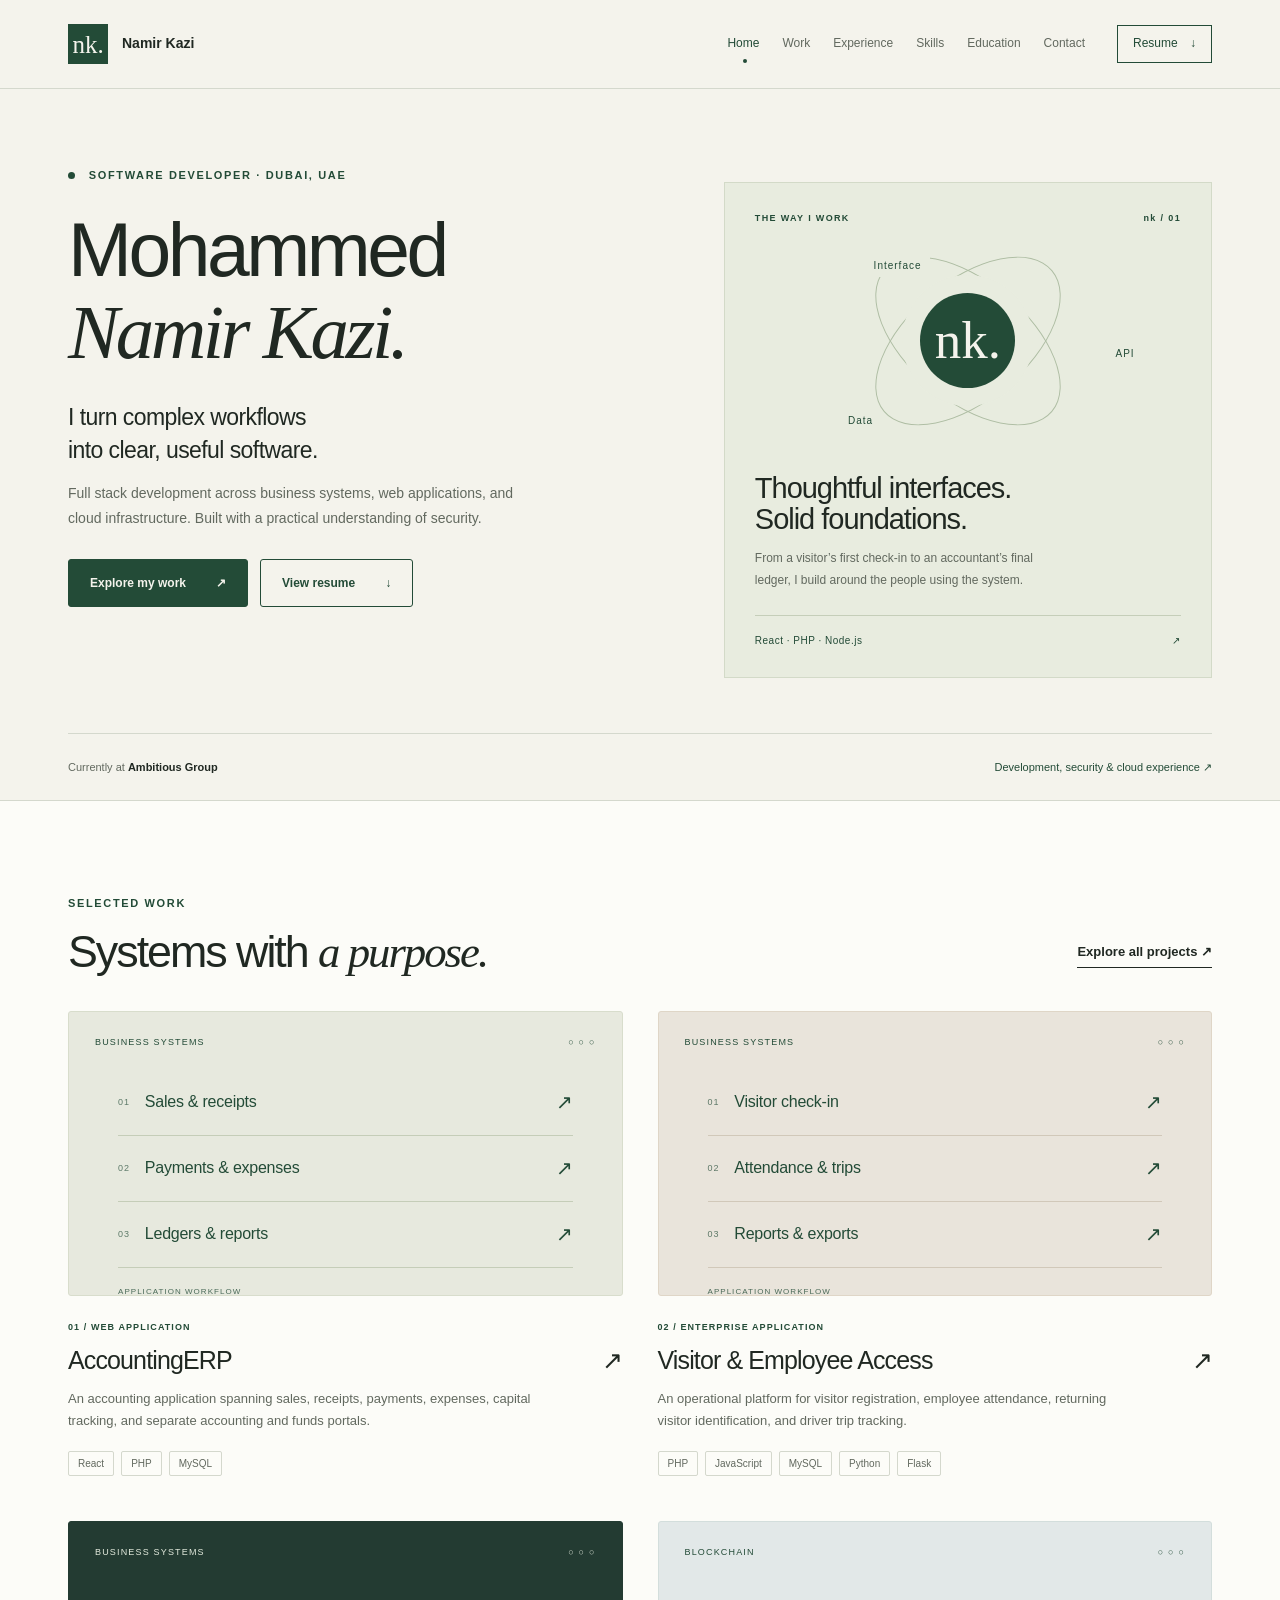
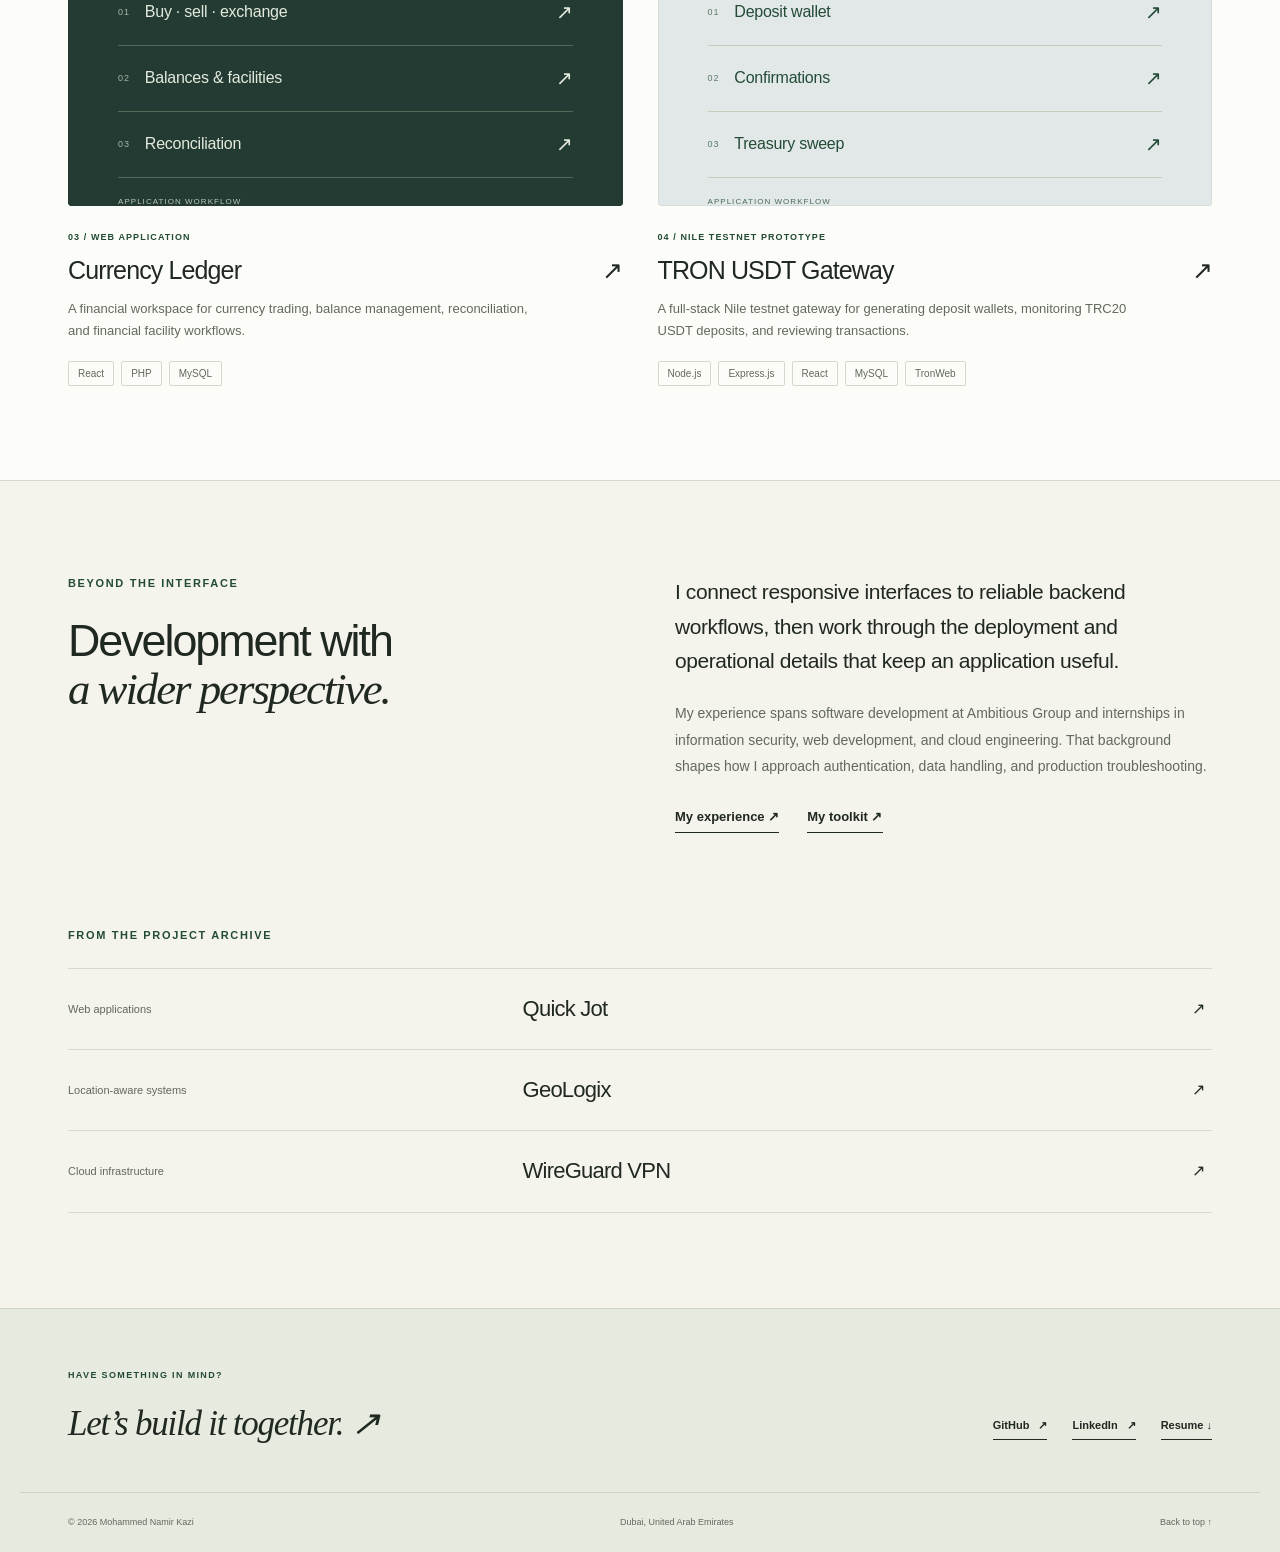
<file: index.html>
<!doctype html>
<html lang="en"><head><meta charset="utf-8"><meta name="viewport" content="width=device-width,initial-scale=1">
<meta name="description" content="Mohammed Namir Kazi is a Dubai-based software developer building business systems, web applications, and cloud infrastructure."><meta name="theme-color" content="#f4f3ec">
<title>Software Developer | Mohammed Namir Kazi</title><link rel="icon" href="favicon.svg" type="image/svg+xml">
<meta property="og:title" content="Software Developer | Mohammed Namir Kazi"><meta property="og:description" content="Mohammed Namir Kazi is a Dubai-based software developer building business systems, web applications, and cloud infrastructure."><meta property="og:type" content="website"><meta property="og:image" content="https://namirkazi-portfolio.vercel.app/social-card.png"><meta property="og:image:width" content="1200"><meta property="og:image:height" content="630">
<link rel="canonical" href="https://namirkazi-portfolio.vercel.app/">
<link rel="stylesheet" href="style.css"><script src="shared.js" defer></script>
<script type="application/ld+json">{"@context": "https://schema.org", "@type": "Person", "name": "Mohammed Namir Kazi", "jobTitle": "Software Developer", "url": "https://namirkazi-portfolio.vercel.app", "sameAs": ["https://github.com/namirkazi", "https://www.linkedin.com/in/mohammed-namir-kazi/"], "address": {"@type": "PostalAddress", "addressLocality": "Dubai", "addressCountry": "AE"}}</script>
</head><body><a class="skip-link" href="#main">Skip to content</a>
<header class="site-header"><div class="container header-inner"><a href="index.html" class="brand" aria-label="Mohammed Namir Kazi home"><span class="brand-mark" aria-hidden="true">nk.</span><span>Namir Kazi</span></a>
<button class="menu-toggle" aria-expanded="false" aria-controls="site-nav">Menu <span aria-hidden="true">＋</span></button>
<nav id="site-nav" aria-label="Main navigation"><a href="index.html" aria-current="page">Home</a><a href="projects.html">Work</a><a href="experience.html">Experience</a><a href="skills.html">Skills</a><a href="education.html">Education</a><a href="contact.html">Contact</a></nav><a href="resume/Mohammed-Namir-Kazi-Resume.pdf" class="header-resume">Resume <span aria-hidden="true">↓</span></a></div></header>
<noscript><nav class="nojs-nav container" aria-label="Site pages"><a href="index.html" aria-current="page">Home</a><a href="projects.html">Work</a><a href="experience.html">Experience</a><a href="skills.html">Skills</a><a href="education.html">Education</a><a href="contact.html">Contact</a></nav><style>.menu-toggle,.project-toolbar,.copy-row{display:none!important}</style></noscript><main id="main"><section class="container hero"><div class="hero-copy"><p class="eyebrow"><span class="status-dot"></span> Software developer · Dubai, UAE</p><h1>Mohammed<br><span class="serif">Namir Kazi.</span></h1><p class="hero-statement">I turn complex workflows<br>into clear, useful software.</p><p class="hero-description">Full stack development across business systems, web applications, and cloud infrastructure. Built with a practical understanding of security.</p><div class="actions"><a href="projects.html" class="button primary">Explore my work <span aria-hidden="true">↗</span></a><a href="resume/Mohammed-Namir-Kazi-Resume.pdf" class="button secondary">View resume <span aria-hidden="true">↓</span></a></div></div>
<aside class="hero-aside"><div class="identity-card"><div class="identity-top"><span>THE WAY I WORK</span><span aria-hidden="true">nk / 01</span></div><div class="orbital" aria-hidden="true"><div class="orbit orbit-one"></div><div class="orbit orbit-two"></div><div class="orbit-core">nk.</div><span class="orbit-label orbit-label-a">Interface</span><span class="orbit-label orbit-label-b">API</span><span class="orbit-label orbit-label-c">Data</span></div><h2>Thoughtful interfaces.<br>Solid foundations.</h2><p>From a visitor’s first check-in to an accountant’s final ledger, I build around the people using the system.</p><div class="identity-bottom"><span>React · PHP · Node.js</span><span aria-hidden="true">↗</span></div></div></aside>
<div class="hero-foot"><span>Currently at <strong>Ambitious Group</strong></span><a href="experience.html">Development, security & cloud experience <span aria-hidden="true">↗</span></a></div></section><section class="section work-section"><div class="container"><div class="section-heading"><div><p class="eyebrow">Selected work</p><h2>Systems with <span class="serif">a purpose.</span></h2></div><a class="text-link" href="projects.html">Explore all projects ↗</a></div><div class="featured-grid"><article class="feature-card"><div class="project-visual visual-accounting-erp" aria-label="AccountingERP workflow"><div class="visual-top"><span>Business systems</span><span aria-hidden="true">○ ○ ○</span></div><div class="workflow"><div class="workflow-step"><span class="step-num">01</span><span>Sales & receipts</span><span class="step-arrow" aria-hidden="true">↗</span></div><div class="workflow-step"><span class="step-num">02</span><span>Payments & expenses</span><span class="step-arrow" aria-hidden="true">↗</span></div><div class="workflow-step"><span class="step-num">03</span><span>Ledgers & reports</span><span class="step-arrow" aria-hidden="true">↗</span></div><div class="workflow-caption">Application workflow</div></div></div><div class="feature-body"><p class="eyebrow">01 / Web application</p><h3><a href="projects.html#accounting-erp">AccountingERP <span aria-hidden="true">↗</span></a></h3><p>An accounting application spanning sales, receipts, payments, expenses, capital tracking, and separate accounting and funds portals.</p><ul class="tags" aria-label="Technologies"><li>React</li><li>PHP</li><li>MySQL</li></ul></div></article><article class="feature-card"><div class="project-visual visual-access-system" aria-label="Visitor &amp; Employee Access workflow"><div class="visual-top"><span>Business systems</span><span aria-hidden="true">○ ○ ○</span></div><div class="workflow"><div class="workflow-step"><span class="step-num">01</span><span>Visitor check-in</span><span class="step-arrow" aria-hidden="true">↗</span></div><div class="workflow-step"><span class="step-num">02</span><span>Attendance & trips</span><span class="step-arrow" aria-hidden="true">↗</span></div><div class="workflow-step"><span class="step-num">03</span><span>Reports & exports</span><span class="step-arrow" aria-hidden="true">↗</span></div><div class="workflow-caption">Application workflow</div></div></div><div class="feature-body"><p class="eyebrow">02 / Enterprise application</p><h3><a href="projects.html#access-system">Visitor &amp; Employee Access <span aria-hidden="true">↗</span></a></h3><p>An operational platform for visitor registration, employee attendance, returning visitor identification, and driver trip tracking.</p><ul class="tags" aria-label="Technologies"><li>PHP</li><li>JavaScript</li><li>MySQL</li><li>Python</li><li>Flask</li></ul></div></article><article class="feature-card"><div class="project-visual visual-currency-ledger" aria-label="Currency Ledger workflow"><div class="visual-top"><span>Business systems</span><span aria-hidden="true">○ ○ ○</span></div><div class="workflow"><div class="workflow-step"><span class="step-num">01</span><span>Buy · sell · exchange</span><span class="step-arrow" aria-hidden="true">↗</span></div><div class="workflow-step"><span class="step-num">02</span><span>Balances & facilities</span><span class="step-arrow" aria-hidden="true">↗</span></div><div class="workflow-step"><span class="step-num">03</span><span>Reconciliation</span><span class="step-arrow" aria-hidden="true">↗</span></div><div class="workflow-caption">Application workflow</div></div></div><div class="feature-body"><p class="eyebrow">03 / Web application</p><h3><a href="projects.html#currency-ledger">Currency Ledger <span aria-hidden="true">↗</span></a></h3><p>A financial workspace for currency trading, balance management, reconciliation, and financial facility workflows.</p><ul class="tags" aria-label="Technologies"><li>React</li><li>PHP</li><li>MySQL</li></ul></div></article><article class="feature-card"><div class="project-visual visual-usdt-gateway" aria-label="TRON USDT Gateway workflow"><div class="visual-top"><span>Blockchain</span><span aria-hidden="true">○ ○ ○</span></div><div class="workflow"><div class="workflow-step"><span class="step-num">01</span><span>Deposit wallet</span><span class="step-arrow" aria-hidden="true">↗</span></div><div class="workflow-step"><span class="step-num">02</span><span>Confirmations</span><span class="step-arrow" aria-hidden="true">↗</span></div><div class="workflow-step"><span class="step-num">03</span><span>Treasury sweep</span><span class="step-arrow" aria-hidden="true">↗</span></div><div class="workflow-caption">Application workflow</div></div></div><div class="feature-body"><p class="eyebrow">04 / Nile testnet prototype</p><h3><a href="projects.html#usdt-gateway">TRON USDT Gateway <span aria-hidden="true">↗</span></a></h3><p>A full-stack Nile testnet gateway for generating deposit wallets, monitoring TRC20 USDT deposits, and reviewing transactions.</p><ul class="tags" aria-label="Technologies"><li>Node.js</li><li>Express.js</li><li>React</li><li>MySQL</li><li>TronWeb</li></ul></div></article></div></div></section><section class="container section about-section"><div><p class="eyebrow">Beyond the interface</p><h2>Development with<br><span class="serif">a wider perspective.</span></h2></div><div><p class="large-copy">I connect responsive interfaces to reliable backend workflows, then work through the deployment and operational details that keep an application useful.</p><p>My experience spans software development at Ambitious Group and internships in information security, web development, and cloud engineering. That background shapes how I approach authentication, data handling, and production troubleshooting.</p><div class="inline-links"><a class="text-link" href="experience.html">My experience ↗</a><a class="text-link" href="skills.html">My toolkit ↗</a></div></div></section>
<section class="container now-section"><p class="eyebrow">From the project archive</p><div class="archive-teasers"><a href="projects.html#quick-jot"><span>Web applications</span><strong>Quick Jot</strong><span aria-hidden="true">↗</span></a><a href="projects.html#geologix"><span>Location-aware systems</span><strong>GeoLogix</strong><span aria-hidden="true">↗</span></a><a href="projects.html#wireguard"><span>Cloud infrastructure</span><strong>WireGuard VPN</strong><span aria-hidden="true">↗</span></a></div></section></main>
<footer><div class="container footer-top"><div><p class="eyebrow">Have something in mind?</p><a class="footer-contact" href="mailto:namir2004@gmail.com">Let’s build it together. <span aria-hidden="true">↗</span></a></div><div class="footer-links"><a class="text-link" href="https://github.com/namirkazi" target="_blank" rel="noopener noreferrer">GitHub<span aria-hidden="true"> ↗</span></a><a class="text-link" href="https://www.linkedin.com/in/mohammed-namir-kazi/" target="_blank" rel="noopener noreferrer">LinkedIn<span aria-hidden="true"> ↗</span></a><a class="text-link" href="resume/Mohammed-Namir-Kazi-Resume.pdf">Resume ↓</a></div></div><div class="container footer-bottom"><span>© <span data-year>2026</span> Mohammed Namir Kazi</span><span>Dubai, United Arab Emirates</span><a href="#main">Back to top ↑</a></div></footer>
</body></html>
</file>
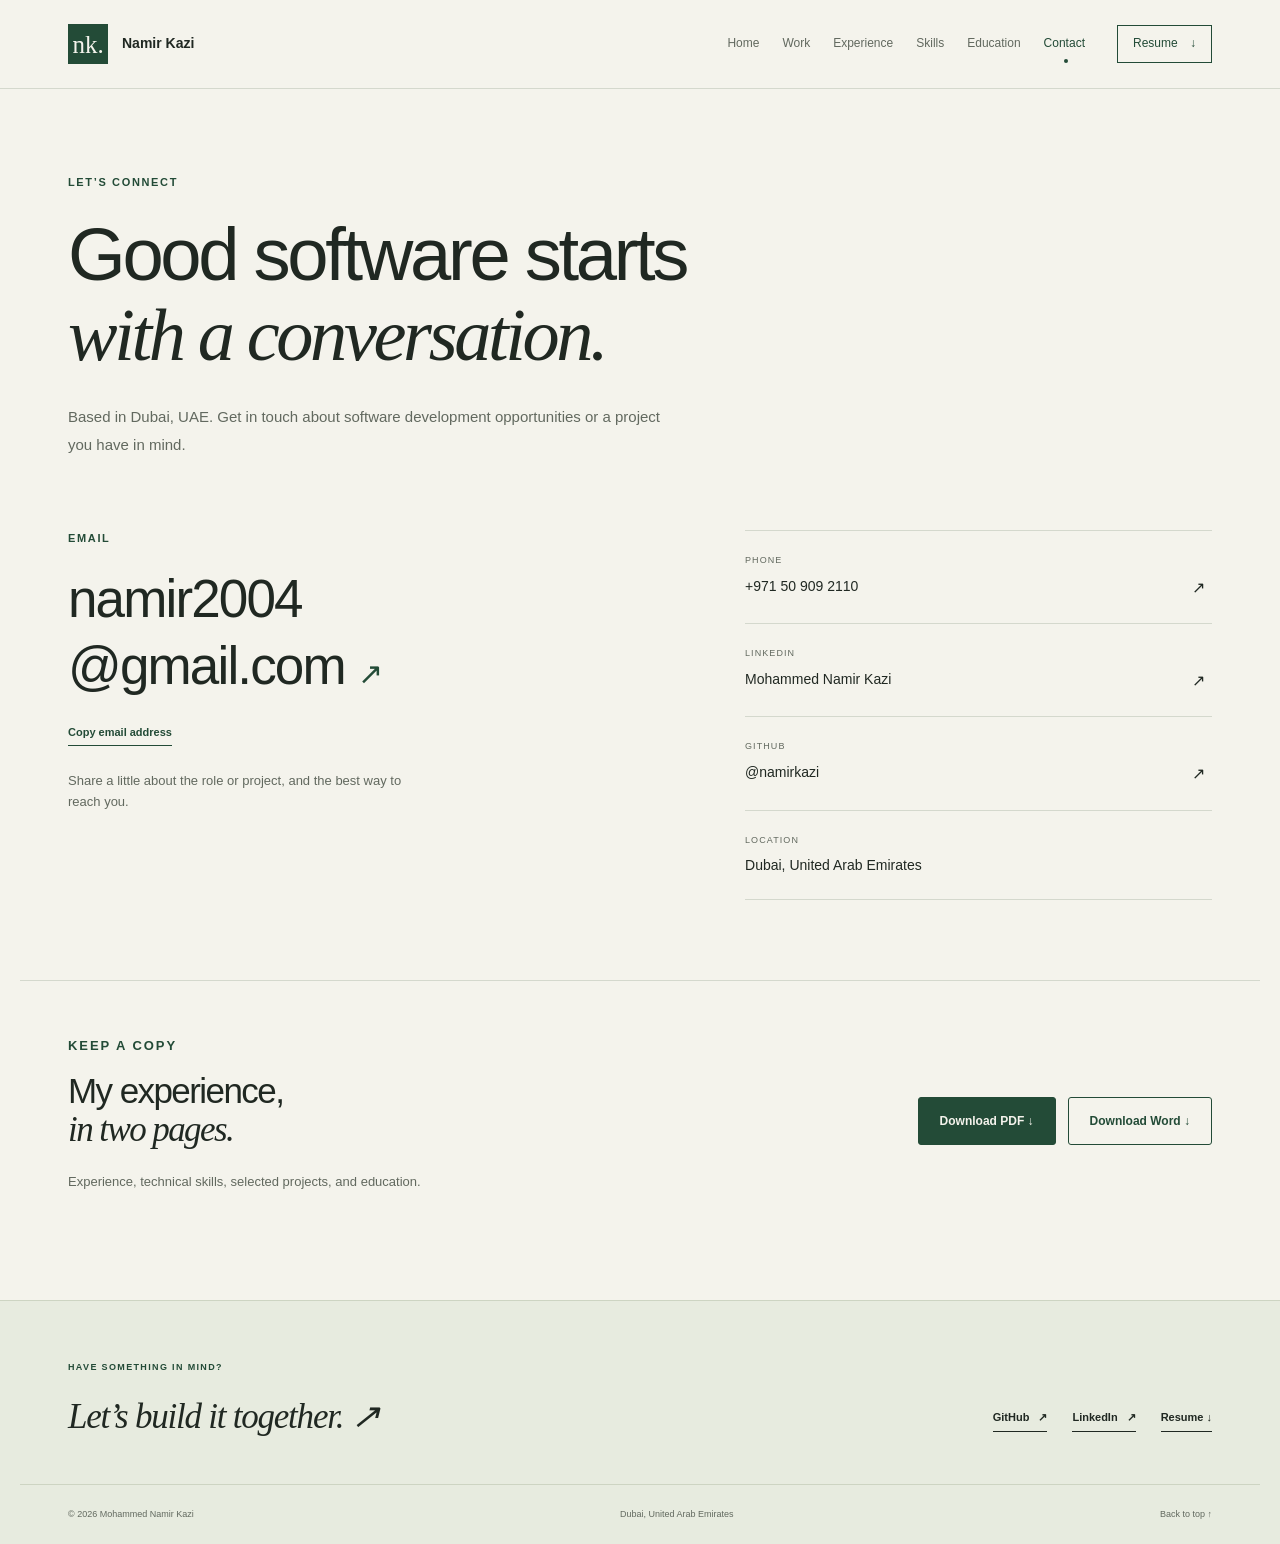
<file: contact.html>
<!doctype html>
<html lang="en"><head><meta charset="utf-8"><meta name="viewport" content="width=device-width,initial-scale=1">
<meta name="description" content="Contact Mohammed Namir Kazi in Dubai for software development roles and project opportunities."><meta name="theme-color" content="#f4f3ec">
<title>Contact | Mohammed Namir Kazi</title><link rel="icon" href="favicon.svg" type="image/svg+xml">
<meta property="og:title" content="Contact | Mohammed Namir Kazi"><meta property="og:description" content="Contact Mohammed Namir Kazi in Dubai for software development roles and project opportunities."><meta property="og:type" content="website"><meta property="og:image" content="https://namirkazi-portfolio.vercel.app/social-card.png"><meta property="og:image:width" content="1200"><meta property="og:image:height" content="630">
<link rel="canonical" href="https://namirkazi-portfolio.vercel.app/contact">
<link rel="stylesheet" href="style.css"><script src="shared.js" defer></script>
<script type="application/ld+json">{"@context": "https://schema.org", "@type": "Person", "name": "Mohammed Namir Kazi", "jobTitle": "Software Developer", "url": "https://namirkazi-portfolio.vercel.app", "sameAs": ["https://github.com/namirkazi", "https://www.linkedin.com/in/mohammed-namir-kazi/"], "address": {"@type": "PostalAddress", "addressLocality": "Dubai", "addressCountry": "AE"}}</script>
</head><body><a class="skip-link" href="#main">Skip to content</a>
<header class="site-header"><div class="container header-inner"><a href="index.html" class="brand" aria-label="Mohammed Namir Kazi home"><span class="brand-mark" aria-hidden="true">nk.</span><span>Namir Kazi</span></a>
<button class="menu-toggle" aria-expanded="false" aria-controls="site-nav">Menu <span aria-hidden="true">＋</span></button>
<nav id="site-nav" aria-label="Main navigation"><a href="index.html">Home</a><a href="projects.html">Work</a><a href="experience.html">Experience</a><a href="skills.html">Skills</a><a href="education.html">Education</a><a href="contact.html" aria-current="page">Contact</a></nav><a href="resume/Mohammed-Namir-Kazi-Resume.pdf" class="header-resume">Resume <span aria-hidden="true">↓</span></a></div></header>
<noscript><nav class="nojs-nav container" aria-label="Site pages"><a href="index.html">Home</a><a href="projects.html">Work</a><a href="experience.html">Experience</a><a href="skills.html">Skills</a><a href="education.html">Education</a><a href="contact.html" aria-current="page">Contact</a></nav><style>.menu-toggle,.project-toolbar,.copy-row{display:none!important}</style></noscript><main id="main"><section class="container page-intro"><p class="eyebrow">Let’s connect</p><h1>Good software starts<br><span class="serif">with a conversation.</span></h1><p class="intro-copy">Based in Dubai, UAE. Get in touch about software development opportunities or a project you have in mind.</p></section><section class="container contact-layout"><div class="contact-main"><p class="eyebrow">Email</p><a class="contact-email" href="mailto:namir2004@gmail.com">namir2004<br>@gmail.com <span aria-hidden="true">↗</span></a><div class="copy-row"><button class="copy-email text-link" type="button">Copy email address</button><span class="copy-status" role="status" aria-live="polite"></span></div><p class="contact-note">Share a little about the role or project, and the best way to reach you.</p></div><div class="contact-list"><a href="tel:+971509092110"><span>Phone</span><strong>+971 50 909 2110</strong><span aria-hidden="true">↗</span></a><a href="https://www.linkedin.com/in/mohammed-namir-kazi/" target="_blank" rel="noopener noreferrer"><span>LinkedIn</span><strong>Mohammed Namir Kazi</strong><span aria-hidden="true">↗</span></a><a href="https://github.com/namirkazi" target="_blank" rel="noopener noreferrer"><span>GitHub</span><strong>@namirkazi</strong><span aria-hidden="true">↗</span></a><div><span>Location</span><strong>Dubai, United Arab Emirates</strong></div></div></section><section class="container resume-section"><div><p class="eyebrow">Keep a copy</p><h2>My experience,<br><span class="serif">in two pages.</span></h2><p>Experience, technical skills, selected projects, and education.</p></div><div class="actions"><a class="button primary" href="resume/Mohammed-Namir-Kazi-Resume.pdf" download>Download PDF ↓</a><a class="button secondary" href="resume/Mohammed-Namir-Kazi-Resume.docx" download>Download Word ↓</a></div></section></main>
<footer><div class="container footer-top"><div><p class="eyebrow">Have something in mind?</p><a class="footer-contact" href="mailto:namir2004@gmail.com">Let’s build it together. <span aria-hidden="true">↗</span></a></div><div class="footer-links"><a class="text-link" href="https://github.com/namirkazi" target="_blank" rel="noopener noreferrer">GitHub<span aria-hidden="true"> ↗</span></a><a class="text-link" href="https://www.linkedin.com/in/mohammed-namir-kazi/" target="_blank" rel="noopener noreferrer">LinkedIn<span aria-hidden="true"> ↗</span></a><a class="text-link" href="resume/Mohammed-Namir-Kazi-Resume.pdf">Resume ↓</a></div></div><div class="container footer-bottom"><span>© <span data-year>2026</span> Mohammed Namir Kazi</span><span>Dubai, United Arab Emirates</span><a href="#main">Back to top ↑</a></div></footer>
</body></html>
</file>
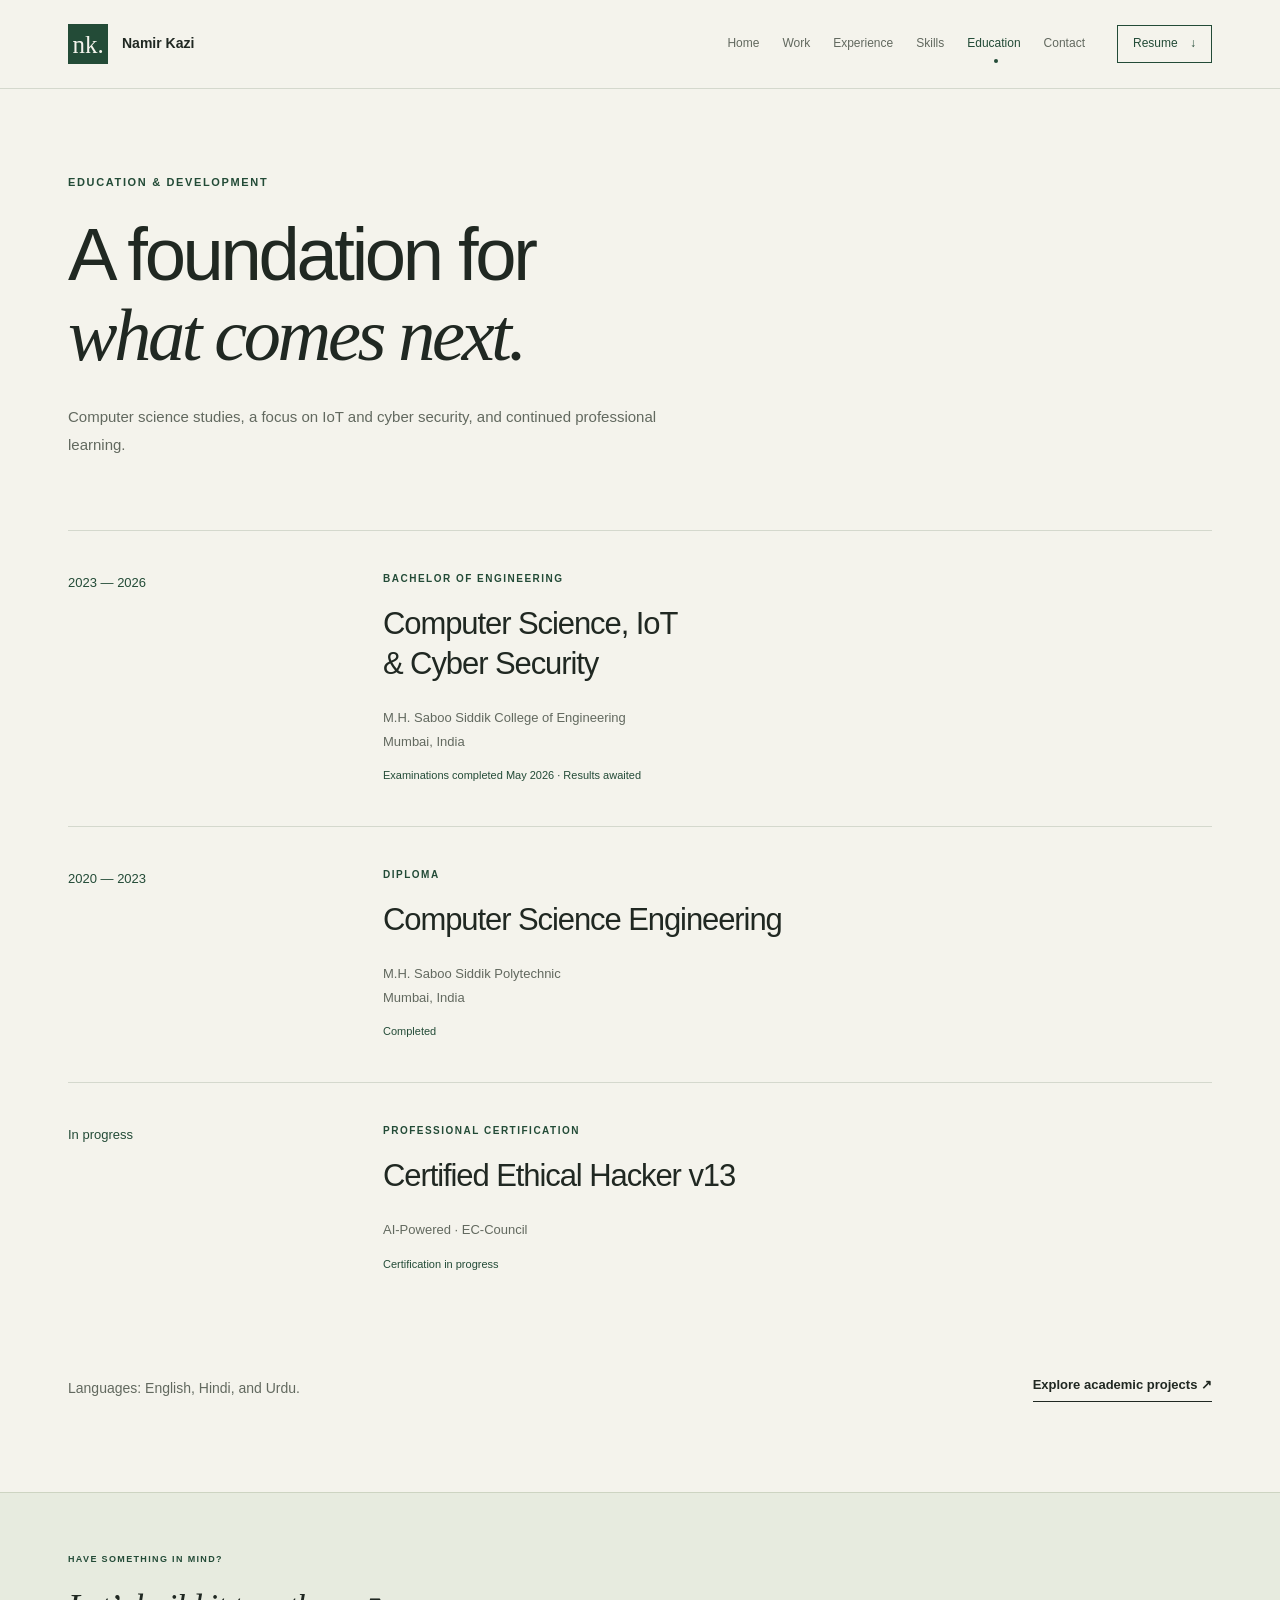
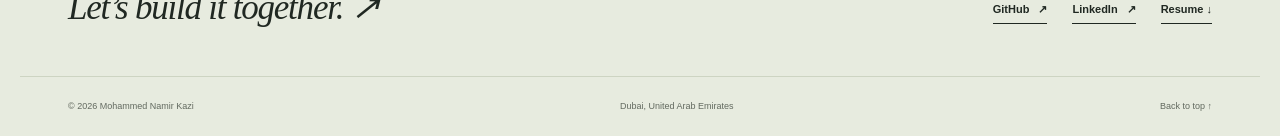
<file: education.html>
<!doctype html>
<html lang="en"><head><meta charset="utf-8"><meta name="viewport" content="width=device-width,initial-scale=1">
<meta name="description" content="Education and certification status of Mohammed Namir Kazi, including engineering studies and CEH v13 in progress."><meta name="theme-color" content="#f4f3ec">
<title>Education | Mohammed Namir Kazi</title><link rel="icon" href="favicon.svg" type="image/svg+xml">
<meta property="og:title" content="Education | Mohammed Namir Kazi"><meta property="og:description" content="Education and certification status of Mohammed Namir Kazi, including engineering studies and CEH v13 in progress."><meta property="og:type" content="website"><meta property="og:image" content="https://namirkazi-portfolio.vercel.app/social-card.png"><meta property="og:image:width" content="1200"><meta property="og:image:height" content="630">
<link rel="canonical" href="https://namirkazi-portfolio.vercel.app/education">
<link rel="stylesheet" href="style.css"><script src="shared.js" defer></script>
<script type="application/ld+json">{"@context": "https://schema.org", "@type": "Person", "name": "Mohammed Namir Kazi", "jobTitle": "Software Developer", "url": "https://namirkazi-portfolio.vercel.app", "sameAs": ["https://github.com/namirkazi", "https://www.linkedin.com/in/mohammed-namir-kazi/"], "address": {"@type": "PostalAddress", "addressLocality": "Dubai", "addressCountry": "AE"}}</script>
</head><body><a class="skip-link" href="#main">Skip to content</a>
<header class="site-header"><div class="container header-inner"><a href="index.html" class="brand" aria-label="Mohammed Namir Kazi home"><span class="brand-mark" aria-hidden="true">nk.</span><span>Namir Kazi</span></a>
<button class="menu-toggle" aria-expanded="false" aria-controls="site-nav">Menu <span aria-hidden="true">＋</span></button>
<nav id="site-nav" aria-label="Main navigation"><a href="index.html">Home</a><a href="projects.html">Work</a><a href="experience.html">Experience</a><a href="skills.html">Skills</a><a href="education.html" aria-current="page">Education</a><a href="contact.html">Contact</a></nav><a href="resume/Mohammed-Namir-Kazi-Resume.pdf" class="header-resume">Resume <span aria-hidden="true">↓</span></a></div></header>
<noscript><nav class="nojs-nav container" aria-label="Site pages"><a href="index.html">Home</a><a href="projects.html">Work</a><a href="experience.html">Experience</a><a href="skills.html">Skills</a><a href="education.html" aria-current="page">Education</a><a href="contact.html">Contact</a></nav><style>.menu-toggle,.project-toolbar,.copy-row{display:none!important}</style></noscript><main id="main"><section class="container page-intro"><p class="eyebrow">Education & development</p><h1>A foundation for<br><span class="serif">what comes next.</span></h1><p class="intro-copy">Computer science studies, a focus on IoT and cyber security, and continued professional learning.</p></section><section class="container education-list"><article class="education-row"><p class="education-date">2023 — 2026</p><div><p class="eyebrow">Bachelor of Engineering</p><h2>Computer Science, IoT<br>& Cyber Security</h2><p>M.H. Saboo Siddik College of Engineering<br>Mumbai, India</p><p class="education-status">Examinations completed May 2026 · Results awaited</p></div></article><article class="education-row"><p class="education-date">2020 — 2023</p><div><p class="eyebrow">Diploma</p><h2>Computer Science Engineering</h2><p>M.H. Saboo Siddik Polytechnic<br>Mumbai, India</p><p class="education-status">Completed</p></div></article><article class="education-row"><p class="education-date">In progress</p><div><p class="eyebrow">Professional certification</p><h2>Certified Ethical Hacker v13</h2><p>AI-Powered · EC-Council</p><p class="education-status">Certification in progress</p></div></article></section><section class="container small-cta"><p>Languages: English, Hindi, and Urdu.</p><a class="text-link" href="projects.html">Explore academic projects ↗</a></section></main>
<footer><div class="container footer-top"><div><p class="eyebrow">Have something in mind?</p><a class="footer-contact" href="mailto:namir2004@gmail.com">Let’s build it together. <span aria-hidden="true">↗</span></a></div><div class="footer-links"><a class="text-link" href="https://github.com/namirkazi" target="_blank" rel="noopener noreferrer">GitHub<span aria-hidden="true"> ↗</span></a><a class="text-link" href="https://www.linkedin.com/in/mohammed-namir-kazi/" target="_blank" rel="noopener noreferrer">LinkedIn<span aria-hidden="true"> ↗</span></a><a class="text-link" href="resume/Mohammed-Namir-Kazi-Resume.pdf">Resume ↓</a></div></div><div class="container footer-bottom"><span>© <span data-year>2026</span> Mohammed Namir Kazi</span><span>Dubai, United Arab Emirates</span><a href="#main">Back to top ↑</a></div></footer>
</body></html>
</file>
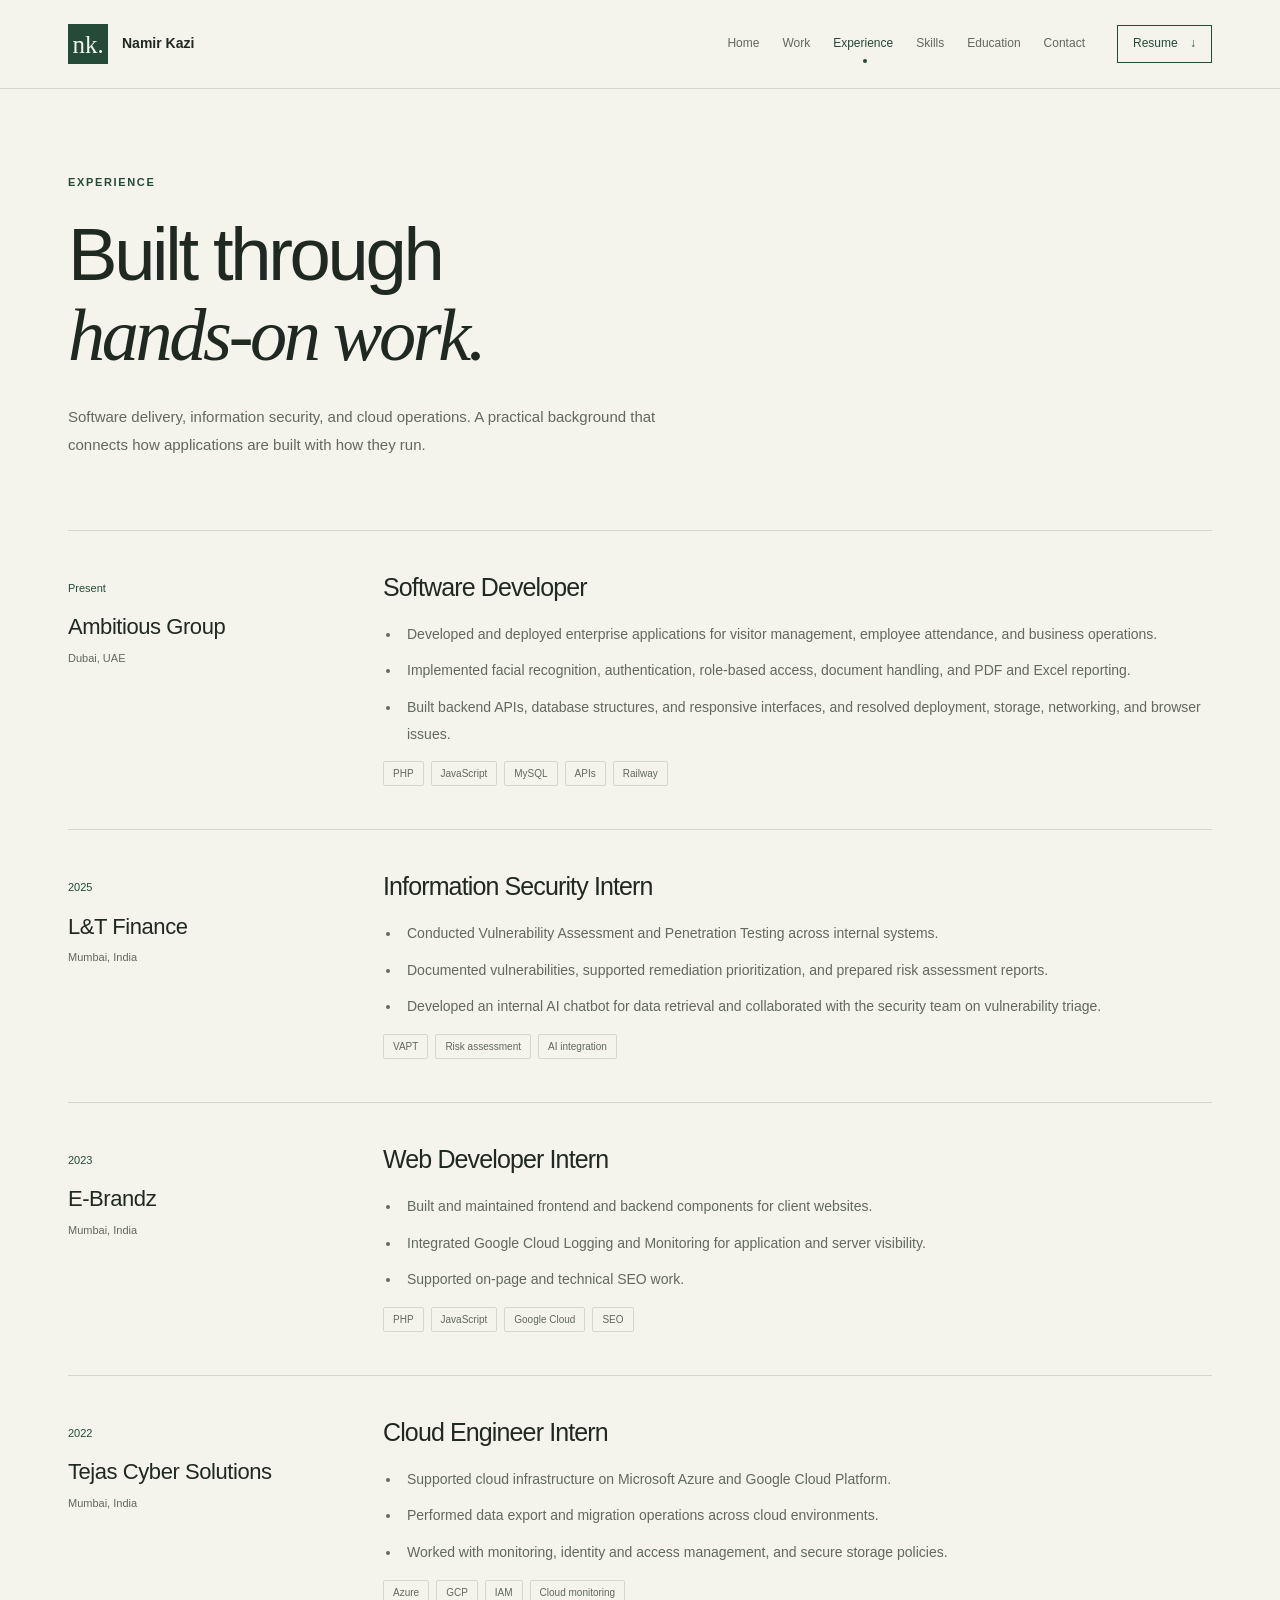
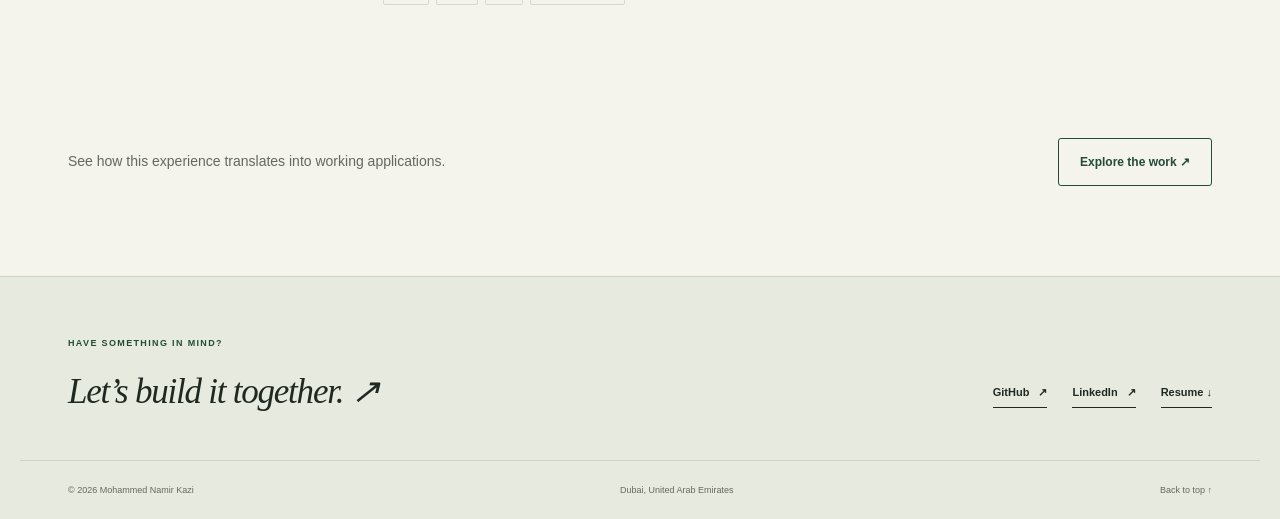
<file: experience.html>
<!doctype html>
<html lang="en"><head><meta charset="utf-8"><meta name="viewport" content="width=device-width,initial-scale=1">
<meta name="description" content="Software development at Ambitious Group and internships at L&amp;T Finance, E-Brandz, and Tejas Cyber Solutions."><meta name="theme-color" content="#f4f3ec">
<title>Experience | Mohammed Namir Kazi</title><link rel="icon" href="favicon.svg" type="image/svg+xml">
<meta property="og:title" content="Experience | Mohammed Namir Kazi"><meta property="og:description" content="Software development at Ambitious Group and internships at L&amp;T Finance, E-Brandz, and Tejas Cyber Solutions."><meta property="og:type" content="website"><meta property="og:image" content="https://namirkazi-portfolio.vercel.app/social-card.png"><meta property="og:image:width" content="1200"><meta property="og:image:height" content="630">
<link rel="canonical" href="https://namirkazi-portfolio.vercel.app/experience">
<link rel="stylesheet" href="style.css"><script src="shared.js" defer></script>
<script type="application/ld+json">{"@context": "https://schema.org", "@type": "Person", "name": "Mohammed Namir Kazi", "jobTitle": "Software Developer", "url": "https://namirkazi-portfolio.vercel.app", "sameAs": ["https://github.com/namirkazi", "https://www.linkedin.com/in/mohammed-namir-kazi/"], "address": {"@type": "PostalAddress", "addressLocality": "Dubai", "addressCountry": "AE"}}</script>
</head><body><a class="skip-link" href="#main">Skip to content</a>
<header class="site-header"><div class="container header-inner"><a href="index.html" class="brand" aria-label="Mohammed Namir Kazi home"><span class="brand-mark" aria-hidden="true">nk.</span><span>Namir Kazi</span></a>
<button class="menu-toggle" aria-expanded="false" aria-controls="site-nav">Menu <span aria-hidden="true">＋</span></button>
<nav id="site-nav" aria-label="Main navigation"><a href="index.html">Home</a><a href="projects.html">Work</a><a href="experience.html" aria-current="page">Experience</a><a href="skills.html">Skills</a><a href="education.html">Education</a><a href="contact.html">Contact</a></nav><a href="resume/Mohammed-Namir-Kazi-Resume.pdf" class="header-resume">Resume <span aria-hidden="true">↓</span></a></div></header>
<noscript><nav class="nojs-nav container" aria-label="Site pages"><a href="index.html">Home</a><a href="projects.html">Work</a><a href="experience.html" aria-current="page">Experience</a><a href="skills.html">Skills</a><a href="education.html">Education</a><a href="contact.html">Contact</a></nav><style>.menu-toggle,.project-toolbar,.copy-row{display:none!important}</style></noscript><main id="main"><section class="container page-intro"><p class="eyebrow">Experience</p><h1>Built through<br><span class="serif">hands-on work.</span></h1><p class="intro-copy">Software delivery, information security, and cloud operations. A practical background that connects how applications are built with how they run.</p></section><section class="container experience-list"><article class="experience-row"><div class="experience-meta"><span>Present</span><h2>Ambitious Group</h2><p>Dubai, UAE</p></div><div><h3>Software Developer</h3><ul class="experience-bullets"><li>Developed and deployed enterprise applications for visitor management, employee attendance, and business operations.</li><li>Implemented facial recognition, authentication, role-based access, document handling, and PDF and Excel reporting.</li><li>Built backend APIs, database structures, and responsive interfaces, and resolved deployment, storage, networking, and browser issues.</li></ul><ul class="tags" aria-label="Technologies"><li>PHP</li><li>JavaScript</li><li>MySQL</li><li>APIs</li><li>Railway</li></ul></div></article><article class="experience-row"><div class="experience-meta"><span>2025</span><h2>L&amp;T Finance</h2><p>Mumbai, India</p></div><div><h3>Information Security Intern</h3><ul class="experience-bullets"><li>Conducted Vulnerability Assessment and Penetration Testing across internal systems.</li><li>Documented vulnerabilities, supported remediation prioritization, and prepared risk assessment reports.</li><li>Developed an internal AI chatbot for data retrieval and collaborated with the security team on vulnerability triage.</li></ul><ul class="tags" aria-label="Technologies"><li>VAPT</li><li>Risk assessment</li><li>AI integration</li></ul></div></article><article class="experience-row"><div class="experience-meta"><span>2023</span><h2>E-Brandz</h2><p>Mumbai, India</p></div><div><h3>Web Developer Intern</h3><ul class="experience-bullets"><li>Built and maintained frontend and backend components for client websites.</li><li>Integrated Google Cloud Logging and Monitoring for application and server visibility.</li><li>Supported on-page and technical SEO work.</li></ul><ul class="tags" aria-label="Technologies"><li>PHP</li><li>JavaScript</li><li>Google Cloud</li><li>SEO</li></ul></div></article><article class="experience-row"><div class="experience-meta"><span>2022</span><h2>Tejas Cyber Solutions</h2><p>Mumbai, India</p></div><div><h3>Cloud Engineer Intern</h3><ul class="experience-bullets"><li>Supported cloud infrastructure on Microsoft Azure and Google Cloud Platform.</li><li>Performed data export and migration operations across cloud environments.</li><li>Worked with monitoring, identity and access management, and secure storage policies.</li></ul><ul class="tags" aria-label="Technologies"><li>Azure</li><li>GCP</li><li>IAM</li><li>Cloud monitoring</li></ul></div></article></section><section class="container small-cta"><p>See how this experience translates into working applications.</p><a class="button secondary" href="projects.html">Explore the work ↗</a></section></main>
<footer><div class="container footer-top"><div><p class="eyebrow">Have something in mind?</p><a class="footer-contact" href="mailto:namir2004@gmail.com">Let’s build it together. <span aria-hidden="true">↗</span></a></div><div class="footer-links"><a class="text-link" href="https://github.com/namirkazi" target="_blank" rel="noopener noreferrer">GitHub<span aria-hidden="true"> ↗</span></a><a class="text-link" href="https://www.linkedin.com/in/mohammed-namir-kazi/" target="_blank" rel="noopener noreferrer">LinkedIn<span aria-hidden="true"> ↗</span></a><a class="text-link" href="resume/Mohammed-Namir-Kazi-Resume.pdf">Resume ↓</a></div></div><div class="container footer-bottom"><span>© <span data-year>2026</span> Mohammed Namir Kazi</span><span>Dubai, United Arab Emirates</span><a href="#main">Back to top ↑</a></div></footer>
</body></html>
</file>
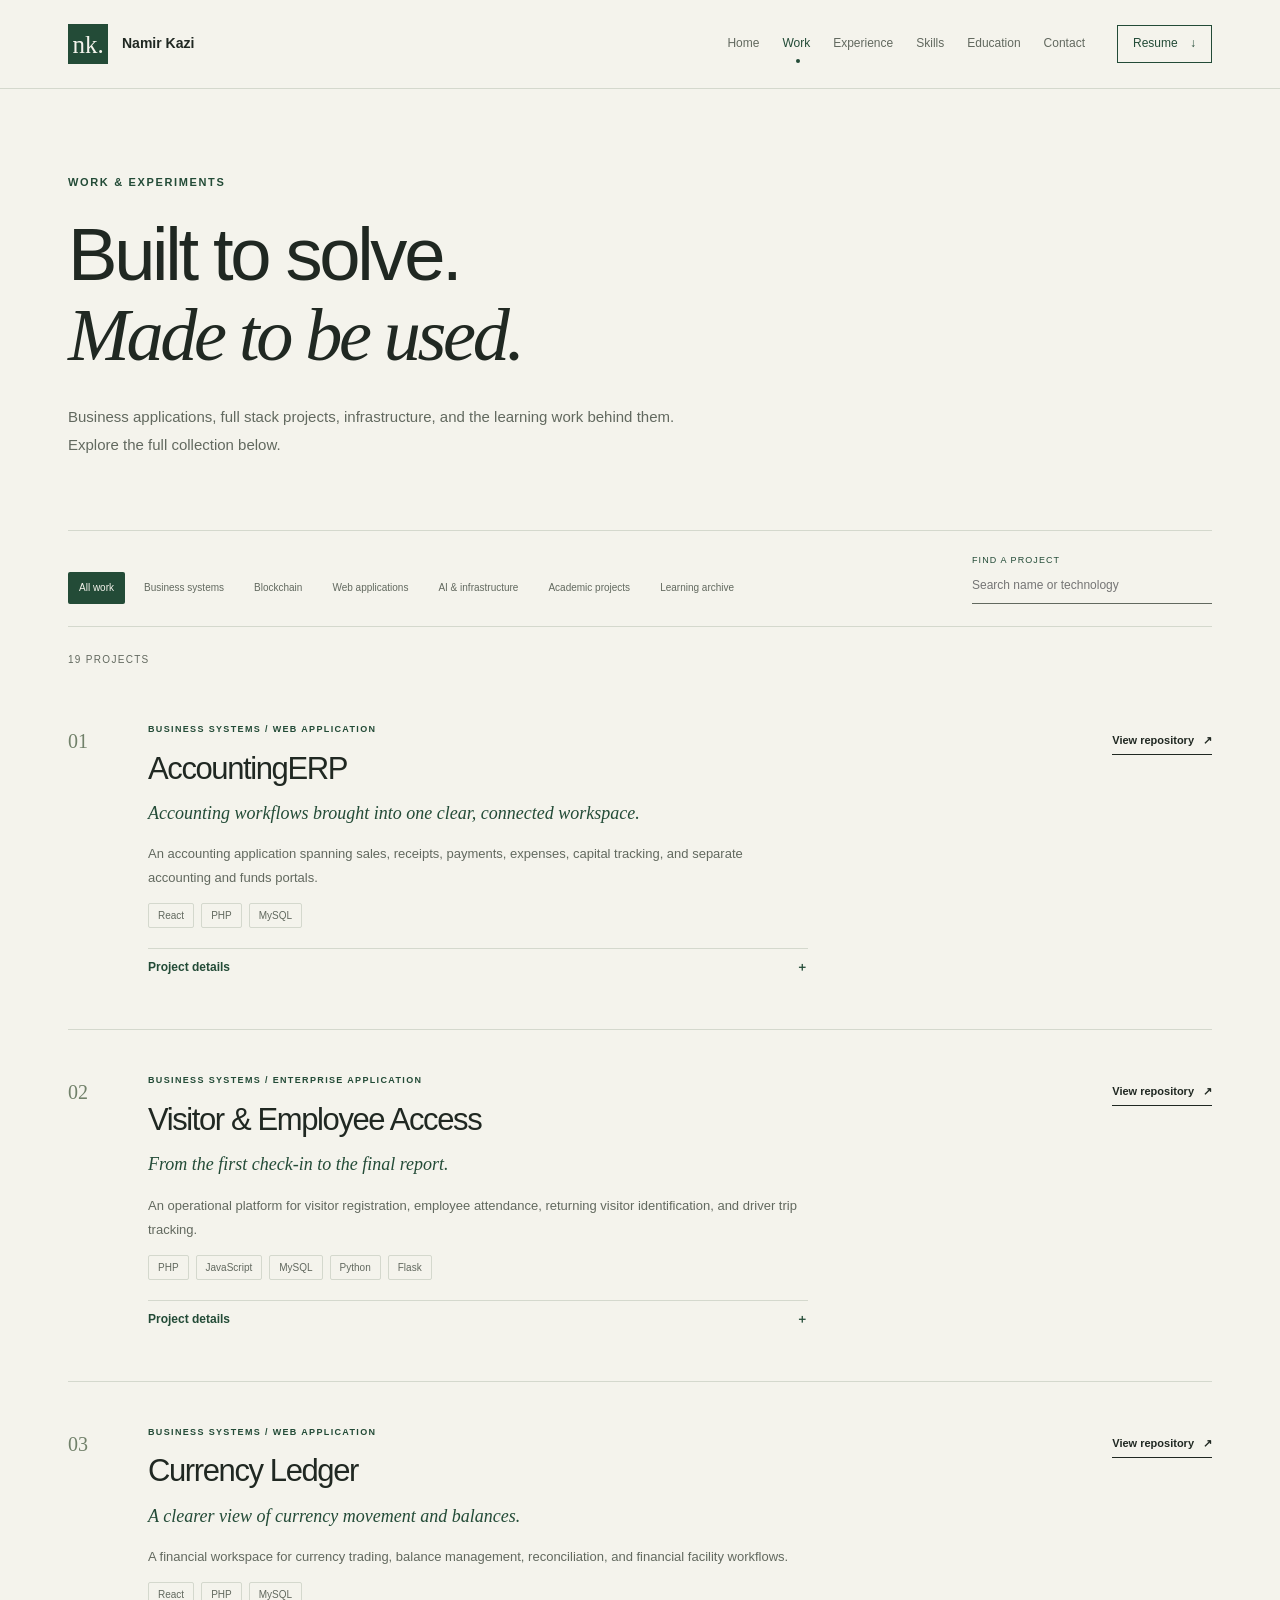
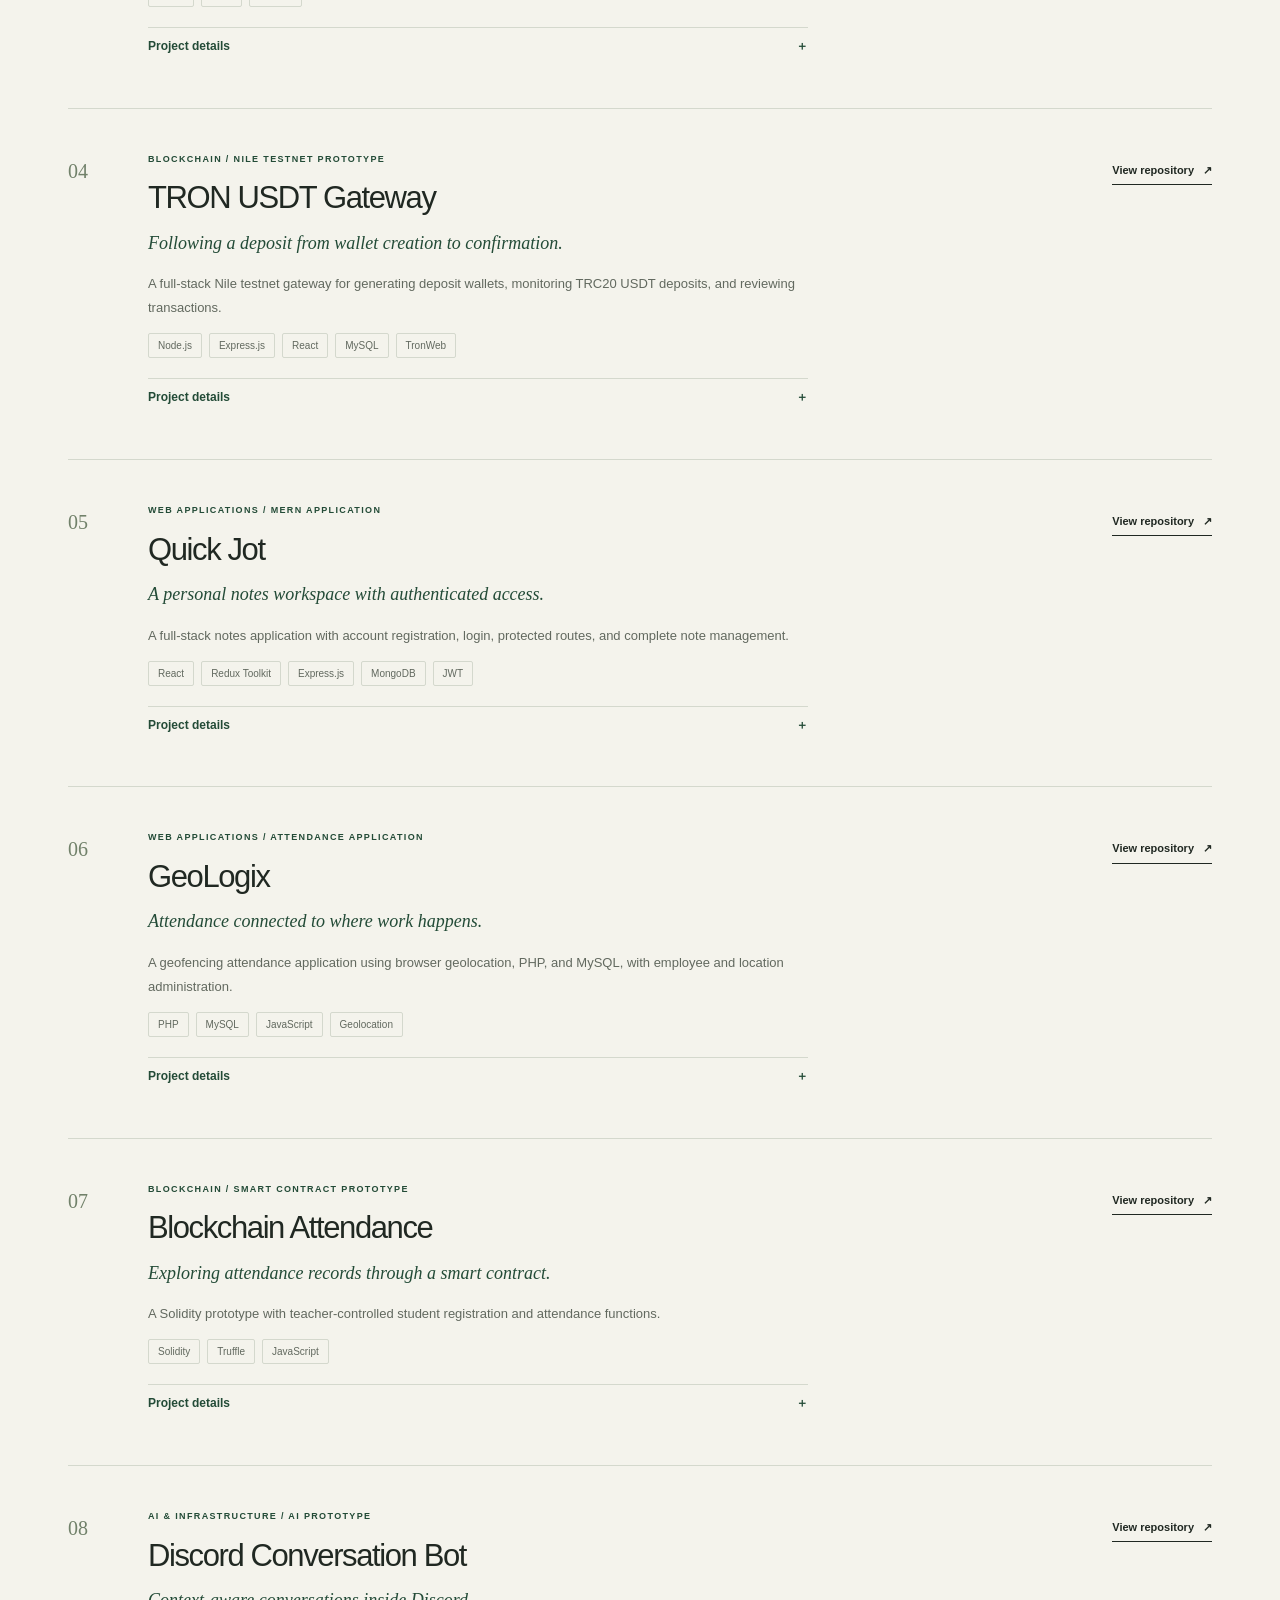
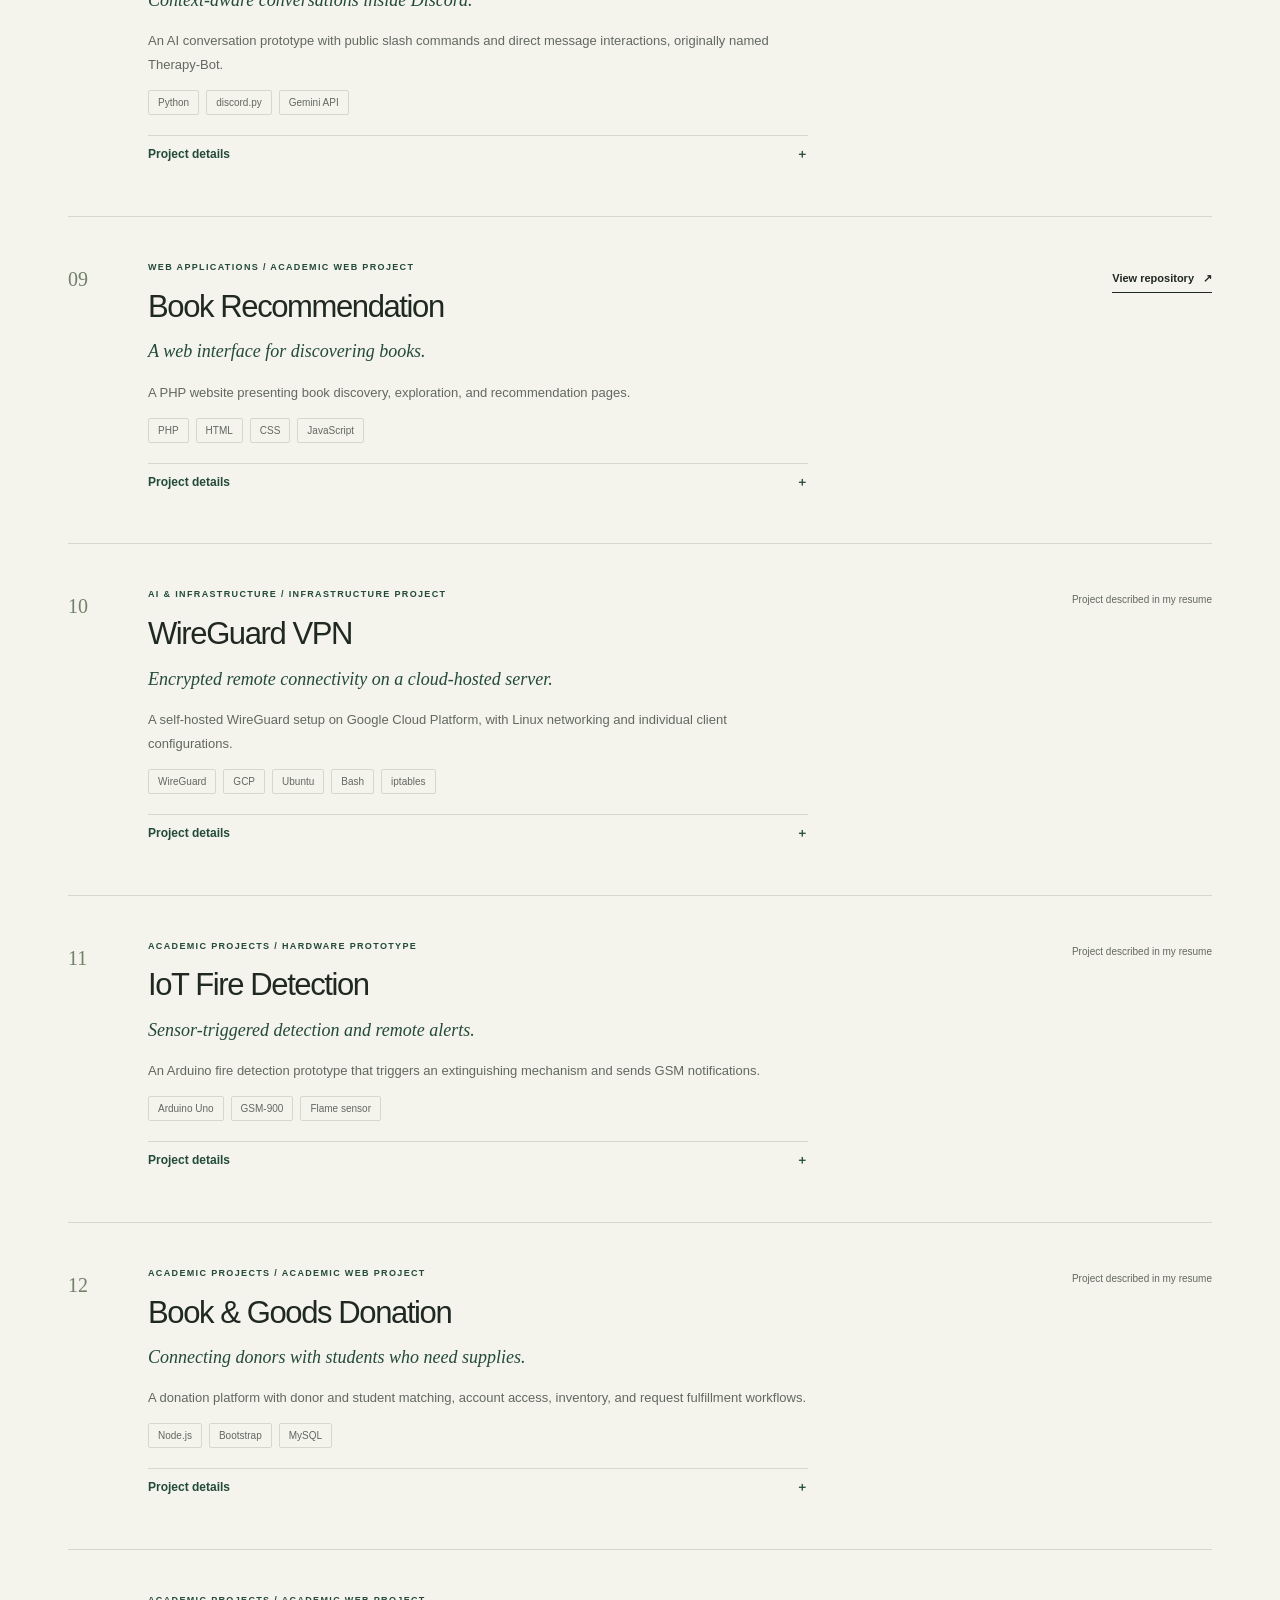
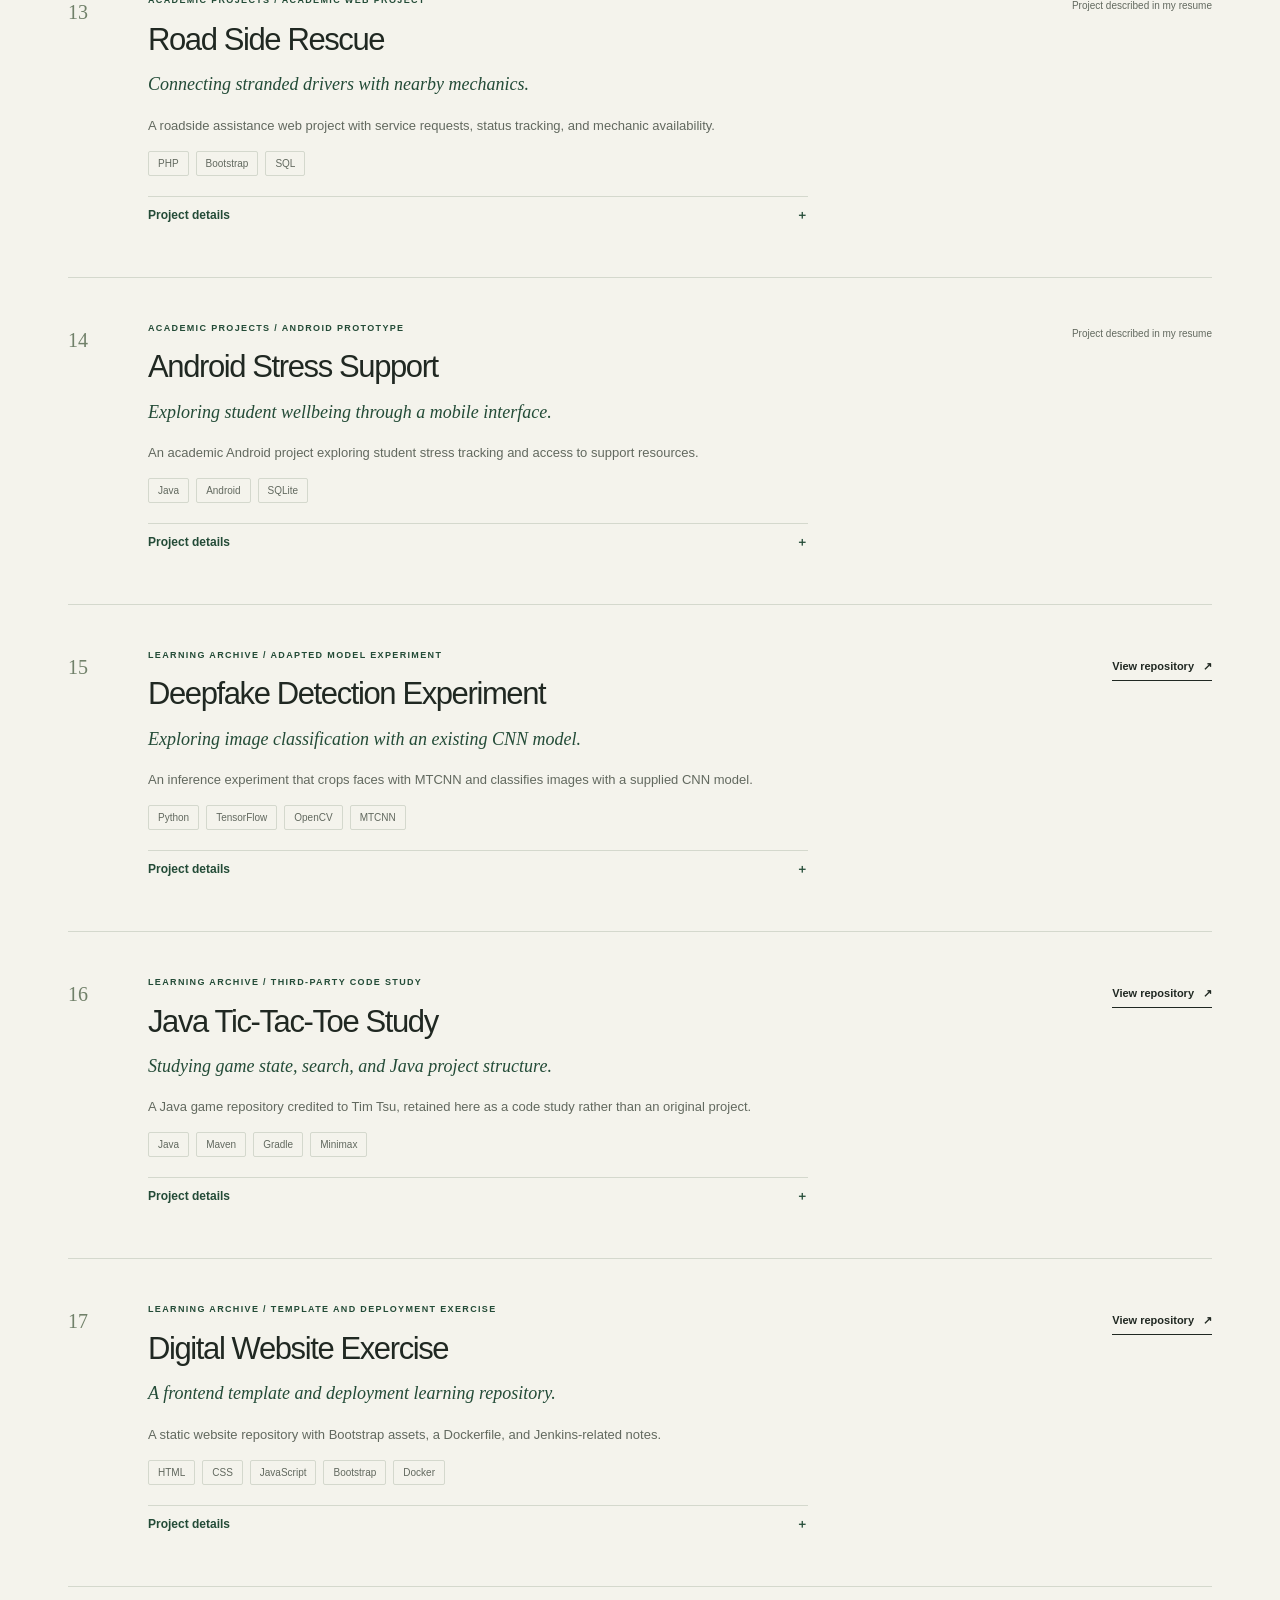
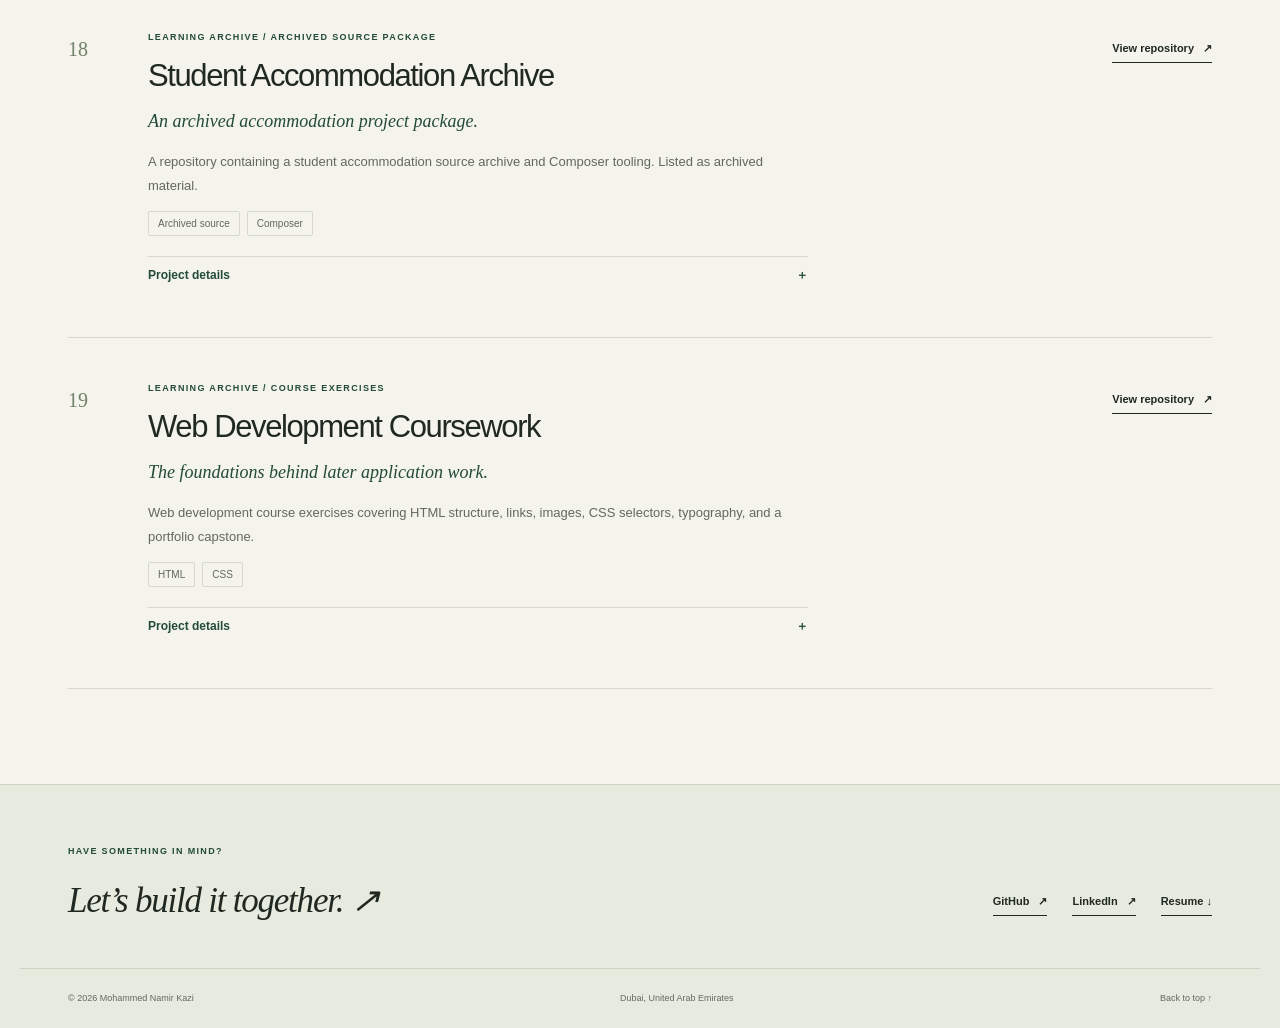
<file: projects.html>
<!doctype html>
<html lang="en"><head><meta charset="utf-8"><meta name="viewport" content="width=device-width,initial-scale=1">
<meta name="description" content="Explore the projects of Mohammed Namir Kazi, including accounting ERP, visitor management, currency trading, and web applications."><meta name="theme-color" content="#f4f3ec">
<title>Work | Mohammed Namir Kazi</title><link rel="icon" href="favicon.svg" type="image/svg+xml">
<meta property="og:title" content="Work | Mohammed Namir Kazi"><meta property="og:description" content="Explore the projects of Mohammed Namir Kazi, including accounting ERP, visitor management, currency trading, and web applications."><meta property="og:type" content="website"><meta property="og:image" content="https://namirkazi-portfolio.vercel.app/social-card.png"><meta property="og:image:width" content="1200"><meta property="og:image:height" content="630">
<link rel="canonical" href="https://namirkazi-portfolio.vercel.app/projects">
<link rel="stylesheet" href="style.css"><script src="shared.js" defer></script>
<script type="application/ld+json">{"@context": "https://schema.org", "@type": "Person", "name": "Mohammed Namir Kazi", "jobTitle": "Software Developer", "url": "https://namirkazi-portfolio.vercel.app", "sameAs": ["https://github.com/namirkazi", "https://www.linkedin.com/in/mohammed-namir-kazi/"], "address": {"@type": "PostalAddress", "addressLocality": "Dubai", "addressCountry": "AE"}}</script>
</head><body><a class="skip-link" href="#main">Skip to content</a>
<header class="site-header"><div class="container header-inner"><a href="index.html" class="brand" aria-label="Mohammed Namir Kazi home"><span class="brand-mark" aria-hidden="true">nk.</span><span>Namir Kazi</span></a>
<button class="menu-toggle" aria-expanded="false" aria-controls="site-nav">Menu <span aria-hidden="true">＋</span></button>
<nav id="site-nav" aria-label="Main navigation"><a href="index.html">Home</a><a href="projects.html" aria-current="page">Work</a><a href="experience.html">Experience</a><a href="skills.html">Skills</a><a href="education.html">Education</a><a href="contact.html">Contact</a></nav><a href="resume/Mohammed-Namir-Kazi-Resume.pdf" class="header-resume">Resume <span aria-hidden="true">↓</span></a></div></header>
<noscript><nav class="nojs-nav container" aria-label="Site pages"><a href="index.html">Home</a><a href="projects.html" aria-current="page">Work</a><a href="experience.html">Experience</a><a href="skills.html">Skills</a><a href="education.html">Education</a><a href="contact.html">Contact</a></nav><style>.menu-toggle,.project-toolbar,.copy-row{display:none!important}</style></noscript><main id="main"><section class="container page-intro"><p class="eyebrow">Work & experiments</p><h1>Built to solve.<br><span class="serif">Made to be used.</span></h1><p class="intro-copy">Business applications, full stack projects, infrastructure, and the learning work behind them. Explore the full collection below.</p></section><section class="container projects-section"><div class="project-toolbar"><div class="filter-list" role="group" aria-label="Filter projects"><button data-filter="All" aria-pressed="true">All work</button><button data-filter="Business systems" aria-pressed="false">Business systems</button><button data-filter="Blockchain" aria-pressed="false">Blockchain</button><button data-filter="Web applications" aria-pressed="false">Web applications</button><button data-filter="AI &amp; infrastructure" aria-pressed="false">AI &amp; infrastructure</button><button data-filter="Academic projects" aria-pressed="false">Academic projects</button><button data-filter="Learning archive" aria-pressed="false">Learning archive</button></div><label class="search-label"><span>Find a project</span><input type="search" id="project-search" placeholder="Search name or technology" autocomplete="off"></label></div><p class="project-count" role="status" aria-live="polite"><span id="project-count">19</span> projects</p><div id="project-list"><article class="project-row" id="accounting-erp" data-category="Business systems" data-search="AccountingERP Business systems An accounting application spanning sales, receipts, payments, expenses, capital tracking, and separate accounting and funds portals. React PHP MySQL"><div class="project-index">01</div><div class="project-row-main"><p class="eyebrow">Business systems / Web application</p><h2>AccountingERP</h2><p class="project-intro">Accounting workflows brought into one clear, connected workspace.</p><p>An accounting application spanning sales, receipts, payments, expenses, capital tracking, and separate accounting and funds portals.</p><ul class="tags" aria-label="Technologies"><li>React</li><li>PHP</li><li>MySQL</li></ul><details><summary>Project details <span aria-hidden="true">＋</span></summary><ul class="project-details"><li>Transaction forms and printable vouchers for everyday accounting workflows.</li><li>Ledgers, opening balances, customer and supplier records, and investor capital tracking.</li><li>Protected portals, company management, and financial dashboards.</li></ul></details></div><div class="project-row-link"><a class="text-link" href="https://github.com/namirkazi/AccountingERP" target="_blank" rel="noopener noreferrer">View repository<span aria-hidden="true"> ↗</span></a></div></article><article class="project-row" id="access-system" data-category="Business systems" data-search="Visitor &amp; Employee Access Business systems An operational platform for visitor registration, employee attendance, returning visitor identification, and driver trip tracking. PHP JavaScript MySQL Python Flask"><div class="project-index">02</div><div class="project-row-main"><p class="eyebrow">Business systems / Enterprise application</p><h2>Visitor &amp; Employee Access</h2><p class="project-intro">From the first check-in to the final report.</p><p>An operational platform for visitor registration, employee attendance, returning visitor identification, and driver trip tracking.</p><ul class="tags" aria-label="Technologies"><li>PHP</li><li>JavaScript</li><li>MySQL</li><li>Python</li><li>Flask</li></ul><details><summary>Project details <span aria-hidden="true">＋</span></summary><ul class="project-details"><li>Visitor check-in and checkout, photo capture, host selection, and face identification.</li><li>Employee attendance, document previews, and PDF and Excel exports.</li><li>Driver trip start and end workflows, location updates, and trip reports; Railway deployment support.</li></ul></details></div><div class="project-row-link"><a class="text-link" href="https://github.com/namirkazi/ambitious-group-access-system" target="_blank" rel="noopener noreferrer">View repository<span aria-hidden="true"> ↗</span></a></div></article><article class="project-row" id="currency-ledger" data-category="Business systems" data-search="Currency Ledger Business systems A financial workspace for currency trading, balance management, reconciliation, and financial facility workflows. React PHP MySQL"><div class="project-index">03</div><div class="project-row-main"><p class="eyebrow">Business systems / Web application</p><h2>Currency Ledger</h2><p class="project-intro">A clearer view of currency movement and balances.</p><p>A financial workspace for currency trading, balance management, reconciliation, and financial facility workflows.</p><ul class="tags" aria-label="Technologies"><li>React</li><li>PHP</li><li>MySQL</li></ul><details><summary>Project details <span aria-hidden="true">＋</span></summary><ul class="project-details"><li>Buy, sell, and exchange operations with transaction history and opening balances.</li><li>Company and user administration, protected routes, and financial reporting.</li><li>Facility approval, disbursement, repayment, and ledger management.</li></ul></details></div><div class="project-row-link"><a class="text-link" href="https://github.com/namirkazi/currency-ledger" target="_blank" rel="noopener noreferrer">View repository<span aria-hidden="true"> ↗</span></a></div></article><article class="project-row" id="usdt-gateway" data-category="Blockchain" data-search="TRON USDT Gateway Blockchain A full-stack Nile testnet gateway for generating deposit wallets, monitoring TRC20 USDT deposits, and reviewing transactions. Node.js Express.js React MySQL TronWeb"><div class="project-index">04</div><div class="project-row-main"><p class="eyebrow">Blockchain / Nile testnet prototype</p><h2>TRON USDT Gateway</h2><p class="project-intro">Following a deposit from wallet creation to confirmation.</p><p>A full-stack Nile testnet gateway for generating deposit wallets, monitoring TRC20 USDT deposits, and reviewing transactions.</p><ul class="tags" aria-label="Technologies"><li>Node.js</li><li>Express.js</li><li>React</li><li>MySQL</li><li>TronWeb</li></ul><details><summary>Project details <span aria-hidden="true">＋</span></summary><ul class="project-details"><li>Background blockchain polling, deposit detection, and confirmation tracking.</li><li>JWT authentication, encrypted private key storage, and a React administration dashboard.</li><li>Manual treasury sweeping and transaction history. Built for testnet development.</li></ul></details></div><div class="project-row-link"><a class="text-link" href="https://github.com/namirkazi/usdt-gateway-testnet" target="_blank" rel="noopener noreferrer">View repository<span aria-hidden="true"> ↗</span></a></div></article><article class="project-row" id="quick-jot" data-category="Web applications" data-search="Quick Jot Web applications A full-stack notes application with account registration, login, protected routes, and complete note management. React Redux Toolkit Express.js MongoDB JWT"><div class="project-index">05</div><div class="project-row-main"><p class="eyebrow">Web applications / MERN application</p><h2>Quick Jot</h2><p class="project-intro">A personal notes workspace with authenticated access.</p><p>A full-stack notes application with account registration, login, protected routes, and complete note management.</p><ul class="tags" aria-label="Technologies"><li>React</li><li>Redux Toolkit</li><li>Express.js</li><li>MongoDB</li><li>JWT</li></ul><details><summary>Project details <span aria-hidden="true">＋</span></summary><ul class="project-details"><li>Create, read, update, and delete personal notes.</li><li>JWT sessions, password hashing, and per-user API access.</li><li>Redux Toolkit state management, React Router, and a Vite frontend.</li></ul></details></div><div class="project-row-link"><a class="text-link" href="https://github.com/namirkazi/mern-notes-app" target="_blank" rel="noopener noreferrer">View repository<span aria-hidden="true"> ↗</span></a></div></article><article class="project-row" id="geologix" data-category="Web applications" data-search="GeoLogix Web applications A geofencing attendance application using browser geolocation, PHP, and MySQL, with employee and location administration. PHP MySQL JavaScript Geolocation"><div class="project-index">06</div><div class="project-row-main"><p class="eyebrow">Web applications / Attendance application</p><h2>GeoLogix</h2><p class="project-intro">Attendance connected to where work happens.</p><p>A geofencing attendance application using browser geolocation, PHP, and MySQL, with employee and location administration.</p><ul class="tags" aria-label="Technologies"><li>PHP</li><li>MySQL</li><li>JavaScript</li><li>Geolocation</li></ul><details><summary>Project details <span aria-hidden="true">＋</span></summary><ul class="project-details"><li>Location-aware attendance using geolocation and map integration.</li><li>Employee, project, assigned location, and holiday administration.</li><li>A database-backed interface for attendance operations.</li></ul></details></div><div class="project-row-link"><a class="text-link" href="https://github.com/namirkazi/GeoLogix" target="_blank" rel="noopener noreferrer">View repository<span aria-hidden="true"> ↗</span></a></div></article><article class="project-row" id="blockchain-attendance" data-category="Blockchain" data-search="Blockchain Attendance Blockchain A Solidity prototype with teacher-controlled student registration and attendance functions. Solidity Truffle JavaScript"><div class="project-index">07</div><div class="project-row-main"><p class="eyebrow">Blockchain / Smart contract prototype</p><h2>Blockchain Attendance</h2><p class="project-intro">Exploring attendance records through a smart contract.</p><p>A Solidity prototype with teacher-controlled student registration and attendance functions.</p><ul class="tags" aria-label="Technologies"><li>Solidity</li><li>Truffle</li><li>JavaScript</li></ul><details><summary>Project details <span aria-hidden="true">＋</span></summary><ul class="project-details"><li>Register and remove students through teacher-restricted operations.</li><li>Mark and query attendance using wallet addresses.</li><li>Truffle deployment structure and a browser interface.</li></ul></details></div><div class="project-row-link"><a class="text-link" href="https://github.com/namirkazi/attendance-manager-using-blockchain" target="_blank" rel="noopener noreferrer">View repository<span aria-hidden="true"> ↗</span></a></div></article><article class="project-row" id="discord-bot" data-category="AI &amp; infrastructure" data-search="Discord Conversation Bot AI &amp; infrastructure An AI conversation prototype with public slash commands and direct message interactions, originally named Therapy-Bot. Python discord.py Gemini API"><div class="project-index">08</div><div class="project-row-main"><p class="eyebrow">AI &amp; infrastructure / AI prototype</p><h2>Discord Conversation Bot</h2><p class="project-intro">Context-aware conversations inside Discord.</p><p>An AI conversation prototype with public slash commands and direct message interactions, originally named Therapy-Bot.</p><ul class="tags" aria-label="Technologies"><li>Python</li><li>discord.py</li><li>Gemini API</li></ul><details><summary>Project details <span aria-hidden="true">＋</span></summary><ul class="project-details"><li>Gemini-powered responses through Discord commands and direct messages.</li><li>Recent conversation context held in memory for each user.</li><li>Message chunking, service error handling, and reconnect behavior.</li></ul></details></div><div class="project-row-link"><a class="text-link" href="https://github.com/namirkazi/Therapy-Bot" target="_blank" rel="noopener noreferrer">View repository<span aria-hidden="true"> ↗</span></a></div></article><article class="project-row" id="book-recommendation" data-category="Web applications" data-search="Book Recommendation Web applications A PHP website presenting book discovery, exploration, and recommendation pages. PHP HTML CSS JavaScript"><div class="project-index">09</div><div class="project-row-main"><p class="eyebrow">Web applications / Academic web project</p><h2>Book Recommendation</h2><p class="project-intro">A web interface for discovering books.</p><p>A PHP website presenting book discovery, exploration, and recommendation pages.</p><ul class="tags" aria-label="Technologies"><li>PHP</li><li>HTML</li><li>CSS</li><li>JavaScript</li></ul><details><summary>Project details <span aria-hidden="true">＋</span></summary><ul class="project-details"><li>Book lists and exploration interfaces.</li><li>Reusable PHP page structure with frontend styling.</li><li>An academic exploration of book discovery and recommendation experiences.</li></ul></details></div><div class="project-row-link"><a class="text-link" href="https://github.com/namirkazi/book-recommendation" target="_blank" rel="noopener noreferrer">View repository<span aria-hidden="true"> ↗</span></a></div></article><article class="project-row" id="wireguard" data-category="AI &amp; infrastructure" data-search="WireGuard VPN AI &amp; infrastructure A self-hosted WireGuard setup on Google Cloud Platform, with Linux networking and individual client configurations. WireGuard GCP Ubuntu Bash iptables"><div class="project-index">10</div><div class="project-row-main"><p class="eyebrow">AI &amp; infrastructure / Infrastructure project</p><h2>WireGuard VPN</h2><p class="project-intro">Encrypted remote connectivity on a cloud-hosted server.</p><p>A self-hosted WireGuard setup on Google Cloud Platform, with Linux networking and individual client configurations.</p><ul class="tags" aria-label="Technologies"><li>WireGuard</li><li>GCP</li><li>Ubuntu</li><li>Bash</li><li>iptables</li></ul><details><summary>Project details <span aria-hidden="true">＋</span></summary><ul class="project-details"><li>IP forwarding, NAT, firewall rules, and cloud routing configuration.</li><li>Public-key authentication and individual Windows and mobile peer configurations.</li><li>Troubleshooting of network routing and packet forwarding.</li></ul></details></div><div class="project-row-link"><span class="source-label">Project described in my resume</span></div></article><article class="project-row" id="iot-fire" data-category="Academic projects" data-search="IoT Fire Detection Academic projects An Arduino fire detection prototype that triggers an extinguishing mechanism and sends GSM notifications. Arduino Uno GSM-900 Flame sensor"><div class="project-index">11</div><div class="project-row-main"><p class="eyebrow">Academic projects / Hardware prototype</p><h2>IoT Fire Detection</h2><p class="project-intro">Sensor-triggered detection and remote alerts.</p><p>An Arduino fire detection prototype that triggers an extinguishing mechanism and sends GSM notifications.</p><ul class="tags" aria-label="Technologies"><li>Arduino Uno</li><li>GSM-900</li><li>Flame sensor</li></ul><details><summary>Project details <span aria-hidden="true">＋</span></summary><ul class="project-details"><li>Flame sensor monitoring with an Arduino Uno.</li><li>Automatic triggering of a mitigation mechanism.</li><li>GSM alerts for remote notification.</li></ul></details></div><div class="project-row-link"><span class="source-label">Project described in my resume</span></div></article><article class="project-row" id="donation" data-category="Academic projects" data-search="Book &amp; Goods Donation Academic projects A donation platform with donor and student matching, account access, inventory, and request fulfillment workflows. Node.js Bootstrap MySQL"><div class="project-index">12</div><div class="project-row-main"><p class="eyebrow">Academic projects / Academic web project</p><h2>Book &amp; Goods Donation</h2><p class="project-intro">Connecting donors with students who need supplies.</p><p>A donation platform with donor and student matching, account access, inventory, and request fulfillment workflows.</p><ul class="tags" aria-label="Technologies"><li>Node.js</li><li>Bootstrap</li><li>MySQL</li></ul><details><summary>Project details <span aria-hidden="true">＋</span></summary><ul class="project-details"><li>Donor and student matching for books and goods.</li><li>User authentication and inventory management.</li><li>Request and fulfillment workflows.</li></ul></details></div><div class="project-row-link"><span class="source-label">Project described in my resume</span></div></article><article class="project-row" id="roadside-rescue" data-category="Academic projects" data-search="Road Side Rescue Academic projects A roadside assistance web project with service requests, status tracking, and mechanic availability. PHP Bootstrap SQL"><div class="project-index">13</div><div class="project-row-main"><p class="eyebrow">Academic projects / Academic web project</p><h2>Road Side Rescue</h2><p class="project-intro">Connecting stranded drivers with nearby mechanics.</p><p>A roadside assistance web project with service requests, status tracking, and mechanic availability.</p><ul class="tags" aria-label="Technologies"><li>PHP</li><li>Bootstrap</li><li>SQL</li></ul><details><summary>Project details <span aria-hidden="true">＋</span></summary><ul class="project-details"><li>Driver service request and mechanic matching flows.</li><li>Request status tracking.</li><li>Mechanic availability management.</li></ul></details></div><div class="project-row-link"><span class="source-label">Project described in my resume</span></div></article><article class="project-row" id="android-stress" data-category="Academic projects" data-search="Android Stress Support Academic projects An academic Android project exploring student stress tracking and access to support resources. Java Android SQLite"><div class="project-index">14</div><div class="project-row-main"><p class="eyebrow">Academic projects / Android prototype</p><h2>Android Stress Support</h2><p class="project-intro">Exploring student wellbeing through a mobile interface.</p><p>An academic Android project exploring student stress tracking and access to support resources.</p><ul class="tags" aria-label="Technologies"><li>Java</li><li>Android</li><li>SQLite</li></ul><details><summary>Project details <span aria-hidden="true">＋</span></summary><ul class="project-details"><li>Student stress tracking and support resource interfaces.</li><li>Android implementation in Java.</li><li>SQLite storage and mobile interaction workflows.</li></ul></details></div><div class="project-row-link"><span class="source-label">Project described in my resume</span></div></article><article class="project-row" id="deepfake" data-category="Learning archive" data-search="Deepfake Detection Experiment Learning archive An inference experiment that crops faces with MTCNN and classifies images with a supplied CNN model. Python TensorFlow OpenCV MTCNN"><div class="project-index">15</div><div class="project-row-main"><p class="eyebrow">Learning archive / Adapted model experiment</p><h2>Deepfake Detection Experiment</h2><p class="project-intro">Exploring image classification with an existing CNN model.</p><p>An inference experiment that crops faces with MTCNN and classifies images with a supplied CNN model.</p><ul class="tags" aria-label="Technologies"><li>Python</li><li>TensorFlow</li><li>OpenCV</li><li>MTCNN</li></ul><details><summary>Project details <span aria-hidden="true">＋</span></summary><ul class="project-details"><li>Face cropping, image resizing, and normalized model input.</li><li>TensorFlow/Keras inference for real or fake image classification.</li><li>The repository references an external model; original model authorship and training are not claimed.</li></ul></details></div><div class="project-row-link"><a class="text-link" href="https://github.com/namirkazi/facedetection" target="_blank" rel="noopener noreferrer">View repository<span aria-hidden="true"> ↗</span></a></div></article><article class="project-row" id="java-game" data-category="Learning archive" data-search="Java Tic-Tac-Toe Study Learning archive A Java game repository credited to Tim Tsu, retained here as a code study rather than an original project. Java Maven Gradle Minimax"><div class="project-index">16</div><div class="project-row-main"><p class="eyebrow">Learning archive / Third-party code study</p><h2>Java Tic-Tac-Toe Study</h2><p class="project-intro">Studying game state, search, and Java project structure.</p><p>A Java game repository credited to Tim Tsu, retained here as a code study rather than an original project.</p><ul class="tags" aria-label="Technologies"><li>Java</li><li>Maven</li><li>Gradle</li><li>Minimax</li></ul><details><summary>Project details <span aria-hidden="true">＋</span></summary><ul class="project-details"><li>Game state and board modeling.</li><li>Minimax game agent and associated tests.</li><li>Original author credited in the repository README: Tim Tsu.</li></ul></details></div><div class="project-row-link"><a class="text-link" href="https://github.com/namirkazi/tictactoe-java" target="_blank" rel="noopener noreferrer">View repository<span aria-hidden="true"> ↗</span></a></div></article><article class="project-row" id="digital" data-category="Learning archive" data-search="Digital Website Exercise Learning archive A static website repository with Bootstrap assets, a Dockerfile, and Jenkins-related notes. HTML CSS JavaScript Bootstrap Docker"><div class="project-index">17</div><div class="project-row-main"><p class="eyebrow">Learning archive / Template and deployment exercise</p><h2>Digital Website Exercise</h2><p class="project-intro">A frontend template and deployment learning repository.</p><p>A static website repository with Bootstrap assets, a Dockerfile, and Jenkins-related notes.</p><ul class="tags" aria-label="Technologies"><li>HTML</li><li>CSS</li><li>JavaScript</li><li>Bootstrap</li><li>Docker</li></ul><details><summary>Project details <span aria-hidden="true">＋</span></summary><ul class="project-details"><li>Multi-page website structure and responsive frontend assets.</li><li>Docker packaging and deployment notes.</li><li>Included as a learning exercise; original template design is not claimed.</li></ul></details></div><div class="project-row-link"><a class="text-link" href="https://github.com/namirkazi/digital" target="_blank" rel="noopener noreferrer">View repository<span aria-hidden="true"> ↗</span></a></div></article><article class="project-row" id="accommodation" data-category="Learning archive" data-search="Student Accommodation Archive Learning archive A repository containing a student accommodation source archive and Composer tooling. Listed as archived material. Archived source Composer"><div class="project-index">18</div><div class="project-row-main"><p class="eyebrow">Learning archive / Archived source package</p><h2>Student Accommodation Archive</h2><p class="project-intro">An archived accommodation project package.</p><p>A repository containing a student accommodation source archive and Composer tooling. Listed as archived material.</p><ul class="tags" aria-label="Technologies"><li>Archived source</li><li>Composer</li></ul><details><summary>Project details <span aria-hidden="true">＋</span></summary><ul class="project-details"><li>Source code is held in an archive rather than browsable application files.</li><li>The repository includes Composer tooling.</li><li>Implementation details and individual contribution are not asserted.</li></ul></details></div><div class="project-row-link"><a class="text-link" href="https://github.com/namirkazi/transparent-studennt-acco" target="_blank" rel="noopener noreferrer">View repository<span aria-hidden="true"> ↗</span></a></div></article><article class="project-row" id="web-course" data-category="Learning archive" data-search="Web Development Coursework Learning archive Web development course exercises covering HTML structure, links, images, CSS selectors, typography, and a portfolio capstone. HTML CSS"><div class="project-index">19</div><div class="project-row-main"><p class="eyebrow">Learning archive / Course exercises</p><h2>Web Development Coursework</h2><p class="project-intro">The foundations behind later application work.</p><p>Web development course exercises covering HTML structure, links, images, CSS selectors, typography, and a portfolio capstone.</p><ul class="tags" aria-label="Technologies"><li>HTML</li><li>CSS</li></ul><details><summary>Project details <span aria-hidden="true">＋</span></summary><ul class="project-details"><li>HTML and CSS practice exercises.</li><li>Small page and portfolio capstone exercises.</li><li>Course and supplied solution materials are identified as learning work.</li></ul></details></div><div class="project-row-link"><a class="text-link" href="https://github.com/namirkazi/Web-Development-Course" target="_blank" rel="noopener noreferrer">View repository<span aria-hidden="true"> ↗</span></a></div></article></div><div id="no-results" hidden><h2>No projects found.</h2><p>Try a different name or technology.</p><button class="button secondary" id="reset-search">Show all work</button></div></section></main>
<footer><div class="container footer-top"><div><p class="eyebrow">Have something in mind?</p><a class="footer-contact" href="mailto:namir2004@gmail.com">Let’s build it together. <span aria-hidden="true">↗</span></a></div><div class="footer-links"><a class="text-link" href="https://github.com/namirkazi" target="_blank" rel="noopener noreferrer">GitHub<span aria-hidden="true"> ↗</span></a><a class="text-link" href="https://www.linkedin.com/in/mohammed-namir-kazi/" target="_blank" rel="noopener noreferrer">LinkedIn<span aria-hidden="true"> ↗</span></a><a class="text-link" href="resume/Mohammed-Namir-Kazi-Resume.pdf">Resume ↓</a></div></div><div class="container footer-bottom"><span>© <span data-year>2026</span> Mohammed Namir Kazi</span><span>Dubai, United Arab Emirates</span><a href="#main">Back to top ↑</a></div></footer>
</body></html>
</file>
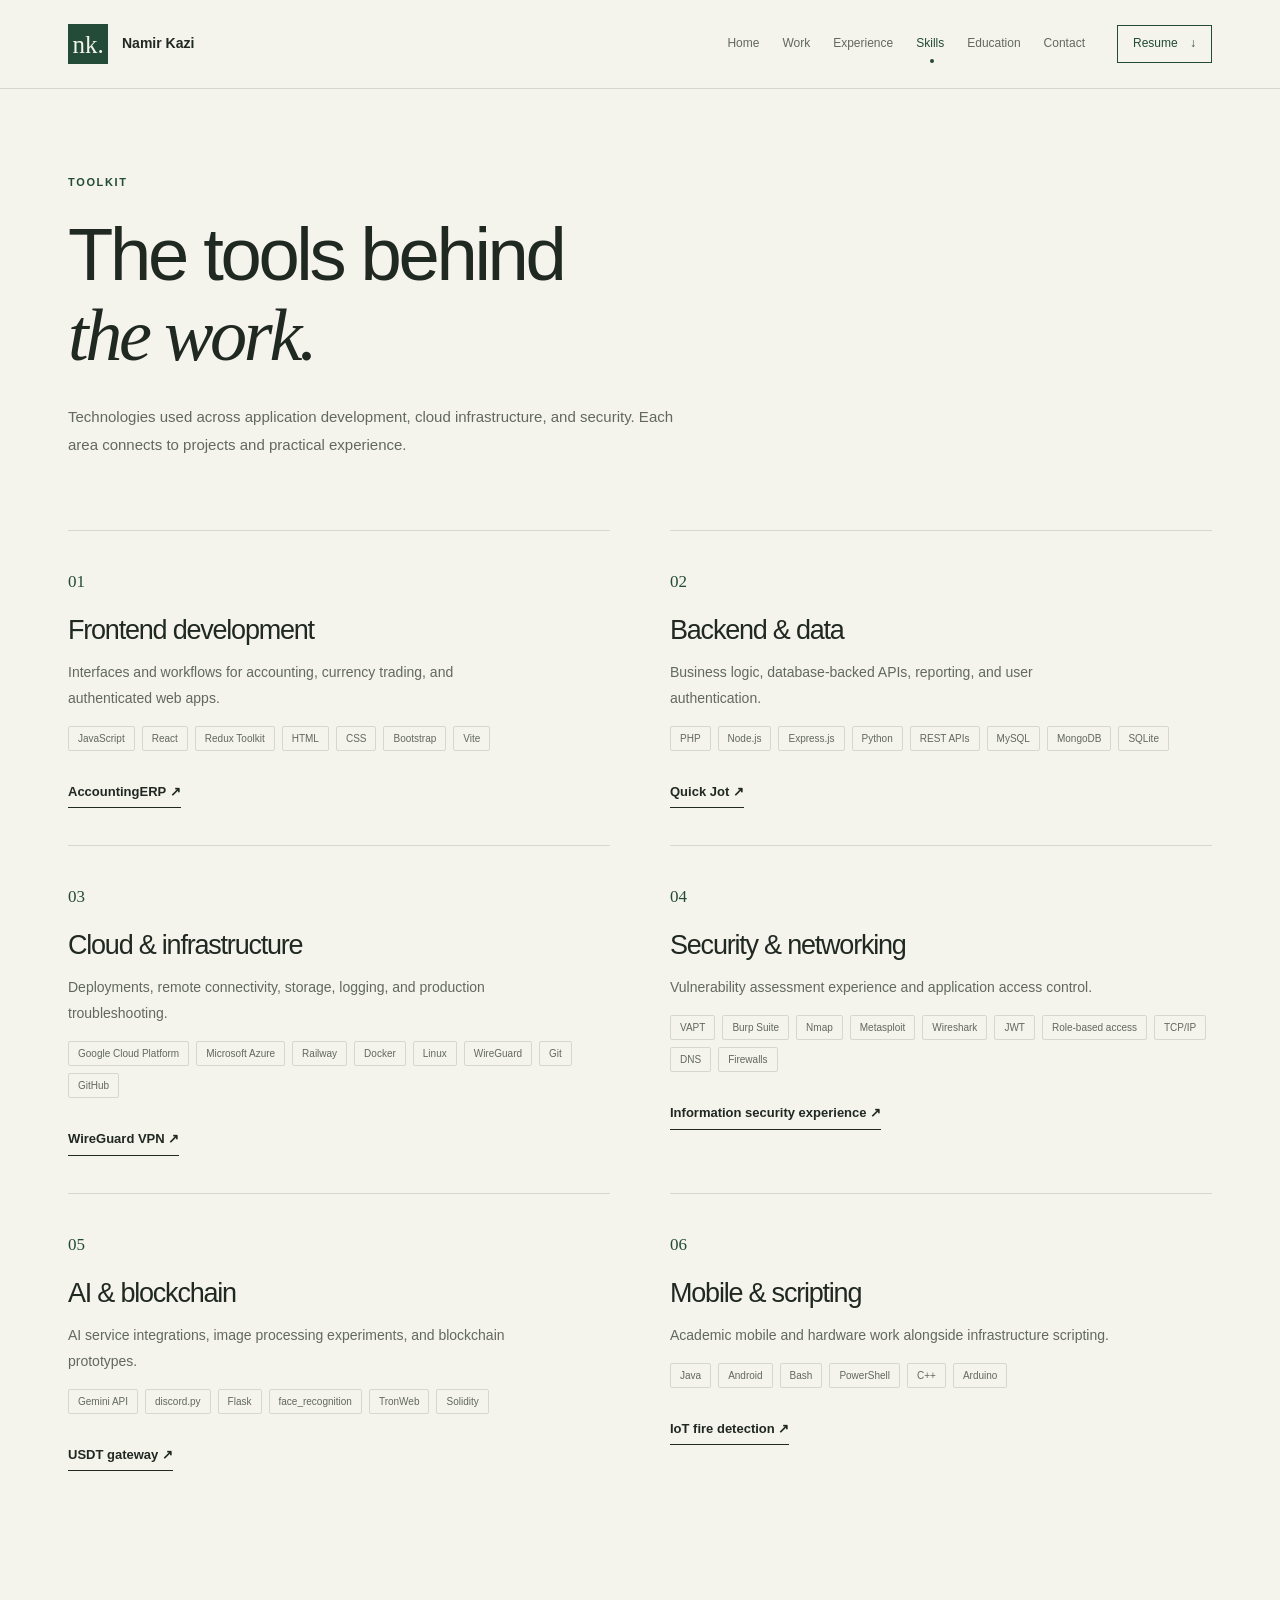
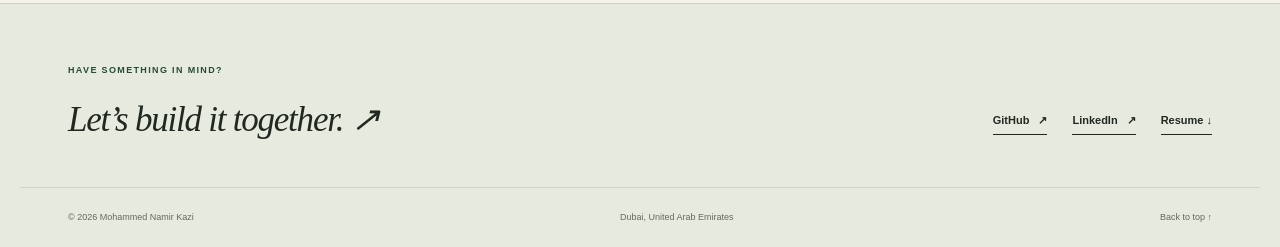
<file: skills.html>
<!doctype html>
<html lang="en"><head><meta charset="utf-8"><meta name="viewport" content="width=device-width,initial-scale=1">
<meta name="description" content="React, PHP, Node.js, databases, cloud infrastructure, and cybersecurity skills of Mohammed Namir Kazi."><meta name="theme-color" content="#f4f3ec">
<title>Skills | Mohammed Namir Kazi</title><link rel="icon" href="favicon.svg" type="image/svg+xml">
<meta property="og:title" content="Skills | Mohammed Namir Kazi"><meta property="og:description" content="React, PHP, Node.js, databases, cloud infrastructure, and cybersecurity skills of Mohammed Namir Kazi."><meta property="og:type" content="website"><meta property="og:image" content="https://namirkazi-portfolio.vercel.app/social-card.png"><meta property="og:image:width" content="1200"><meta property="og:image:height" content="630">
<link rel="canonical" href="https://namirkazi-portfolio.vercel.app/skills">
<link rel="stylesheet" href="style.css"><script src="shared.js" defer></script>
<script type="application/ld+json">{"@context": "https://schema.org", "@type": "Person", "name": "Mohammed Namir Kazi", "jobTitle": "Software Developer", "url": "https://namirkazi-portfolio.vercel.app", "sameAs": ["https://github.com/namirkazi", "https://www.linkedin.com/in/mohammed-namir-kazi/"], "address": {"@type": "PostalAddress", "addressLocality": "Dubai", "addressCountry": "AE"}}</script>
</head><body><a class="skip-link" href="#main">Skip to content</a>
<header class="site-header"><div class="container header-inner"><a href="index.html" class="brand" aria-label="Mohammed Namir Kazi home"><span class="brand-mark" aria-hidden="true">nk.</span><span>Namir Kazi</span></a>
<button class="menu-toggle" aria-expanded="false" aria-controls="site-nav">Menu <span aria-hidden="true">＋</span></button>
<nav id="site-nav" aria-label="Main navigation"><a href="index.html">Home</a><a href="projects.html">Work</a><a href="experience.html">Experience</a><a href="skills.html" aria-current="page">Skills</a><a href="education.html">Education</a><a href="contact.html">Contact</a></nav><a href="resume/Mohammed-Namir-Kazi-Resume.pdf" class="header-resume">Resume <span aria-hidden="true">↓</span></a></div></header>
<noscript><nav class="nojs-nav container" aria-label="Site pages"><a href="index.html">Home</a><a href="projects.html">Work</a><a href="experience.html">Experience</a><a href="skills.html" aria-current="page">Skills</a><a href="education.html">Education</a><a href="contact.html">Contact</a></nav><style>.menu-toggle,.project-toolbar,.copy-row{display:none!important}</style></noscript><main id="main"><section class="container page-intro"><p class="eyebrow">Toolkit</p><h1>The tools behind<br><span class="serif">the work.</span></h1><p class="intro-copy">Technologies used across application development, cloud infrastructure, and security. Each area connects to projects and practical experience.</p></section><section class="container skills-grid"><article class="skill-card"><span class="skill-number">01</span><h2>Frontend development</h2><p>Interfaces and workflows for accounting, currency trading, and authenticated web apps.</p><ul class="tags" aria-label="Technologies"><li>JavaScript</li><li>React</li><li>Redux Toolkit</li><li>HTML</li><li>CSS</li><li>Bootstrap</li><li>Vite</li></ul><a class="text-link" href="projects.html#accounting-erp">AccountingERP ↗</a></article><article class="skill-card"><span class="skill-number">02</span><h2>Backend & data</h2><p>Business logic, database-backed APIs, reporting, and user authentication.</p><ul class="tags" aria-label="Technologies"><li>PHP</li><li>Node.js</li><li>Express.js</li><li>Python</li><li>REST APIs</li><li>MySQL</li><li>MongoDB</li><li>SQLite</li></ul><a class="text-link" href="projects.html#quick-jot">Quick Jot ↗</a></article><article class="skill-card"><span class="skill-number">03</span><h2>Cloud & infrastructure</h2><p>Deployments, remote connectivity, storage, logging, and production troubleshooting.</p><ul class="tags" aria-label="Technologies"><li>Google Cloud Platform</li><li>Microsoft Azure</li><li>Railway</li><li>Docker</li><li>Linux</li><li>WireGuard</li><li>Git</li><li>GitHub</li></ul><a class="text-link" href="projects.html#wireguard">WireGuard VPN ↗</a></article><article class="skill-card"><span class="skill-number">04</span><h2>Security & networking</h2><p>Vulnerability assessment experience and application access control.</p><ul class="tags" aria-label="Technologies"><li>VAPT</li><li>Burp Suite</li><li>Nmap</li><li>Metasploit</li><li>Wireshark</li><li>JWT</li><li>Role-based access</li><li>TCP/IP</li><li>DNS</li><li>Firewalls</li></ul><a class="text-link" href="experience.html">Information security experience ↗</a></article><article class="skill-card"><span class="skill-number">05</span><h2>AI & blockchain</h2><p>AI service integrations, image processing experiments, and blockchain prototypes.</p><ul class="tags" aria-label="Technologies"><li>Gemini API</li><li>discord.py</li><li>Flask</li><li>face_recognition</li><li>TronWeb</li><li>Solidity</li></ul><a class="text-link" href="projects.html#usdt-gateway">USDT gateway ↗</a></article><article class="skill-card"><span class="skill-number">06</span><h2>Mobile & scripting</h2><p>Academic mobile and hardware work alongside infrastructure scripting.</p><ul class="tags" aria-label="Technologies"><li>Java</li><li>Android</li><li>Bash</li><li>PowerShell</li><li>C++</li><li>Arduino</li></ul><a class="text-link" href="projects.html#iot-fire">IoT fire detection ↗</a></article></section></main>
<footer><div class="container footer-top"><div><p class="eyebrow">Have something in mind?</p><a class="footer-contact" href="mailto:namir2004@gmail.com">Let’s build it together. <span aria-hidden="true">↗</span></a></div><div class="footer-links"><a class="text-link" href="https://github.com/namirkazi" target="_blank" rel="noopener noreferrer">GitHub<span aria-hidden="true"> ↗</span></a><a class="text-link" href="https://www.linkedin.com/in/mohammed-namir-kazi/" target="_blank" rel="noopener noreferrer">LinkedIn<span aria-hidden="true"> ↗</span></a><a class="text-link" href="resume/Mohammed-Namir-Kazi-Resume.pdf">Resume ↓</a></div></div><div class="container footer-bottom"><span>© <span data-year>2026</span> Mohammed Namir Kazi</span><span>Dubai, United Arab Emirates</span><a href="#main">Back to top ↑</a></div></footer>
</body></html>
</file>
<file: style.css>
@charset "UTF-8";
:root{--paper:#f4f3ec;--ink:#202822;--muted:#62695f;--green:#234b37;--line:#d4d8cd;--wash:#e8ecdf;--white:#fcfcf8;--serif:Georgia,'Times New Roman',serif;--sans:'Segoe UI',Arial,sans-serif;--radius:3px}
*{box-sizing:border-box}html{scroll-behavior:smooth;scroll-padding-top:110px}body{margin:0;background:var(--paper);color:var(--ink);font-family:var(--sans);font-size:16px;line-height:1.65;-webkit-font-smoothing:antialiased}a{color:inherit;text-decoration:none}button,input{font:inherit}button{cursor:pointer}button:disabled{cursor:default}a,button,input,summary{-webkit-tap-highlight-color:transparent}a:focus-visible,button:focus-visible,input:focus-visible,summary:focus-visible{outline:3px solid var(--green);outline-offset:5px}::selection{background:#c9d8b6;color:var(--ink)}[hidden]{display:none!important}.container{max-width:1240px;margin-inline:auto;padding-inline:48px}p,h1,h2,h3,ul{margin-top:0}p{color:var(--muted)}h1,h2,h3{font-weight:500;line-height:1.08;letter-spacing:-.045em}h1{font-size:clamp(44px,5.8vw,78px);margin-bottom:28px}h2{font-size:clamp(32px,3.5vw,48px);margin-bottom:22px}h3{font-size:25px;letter-spacing:-.035em}.serif{font-family:var(--serif);font-style:italic;font-weight:400}.eyebrow{text-transform:uppercase;letter-spacing:.15em;font-size:11px;font-weight:600;line-height:1.5;color:var(--green);margin-bottom:24px}.text-link{font-size:13px;font-weight:600;border-bottom:1px solid currentColor;padding-bottom:5px;display:inline-flex;align-items:center;gap:9px;transition:color .15s}.text-link:hover{color:#527245}.skip-link{position:fixed;top:10px;left:10px;padding:10px 18px;background:var(--green);color:white;z-index:100;transform:translateY(-160%)}.skip-link:focus{transform:none}
.site-header{position:sticky;top:0;background:rgba(244,243,236,.96);border-bottom:1px solid var(--line);z-index:20;backdrop-filter:blur(10px)}.header-inner{height:88px;display:flex;align-items:center;gap:32px}.brand{display:flex;align-items:center;gap:14px;font-size:14px;font-weight:600;white-space:nowrap}.brand-mark{width:40px;height:40px;display:grid;place-items:center;background:var(--green);color:var(--paper);font-family:var(--serif);font-size:25px;font-weight:400}.site-header nav{margin-left:auto;display:flex;gap:23px}.site-header nav a{font-size:12px;position:relative;padding-block:12px;color:var(--muted);white-space:nowrap}.site-header nav a:hover,.site-header nav a[aria-current]{color:var(--green)}.site-header nav a[aria-current]:after{content:'';width:4px;height:4px;background:var(--green);border-radius:100%;position:absolute;bottom:3px;left:50%}.header-resume{border:1px solid var(--green);padding:8px 15px;color:var(--green);font-size:12px;white-space:nowrap}.header-resume span{margin-left:9px}.menu-toggle{display:none}
.hero{padding-top:78px;padding-bottom:0;display:grid;grid-template-columns:1.2fr 1fr;gap:35px 70px}.hero h1{font-size:clamp(54px,6vw,82px);margin-bottom:26px}.status-dot{display:inline-block;width:7px;height:7px;background:var(--green);border-radius:50%;margin-right:9px}.hero-statement{font-size:23px;line-height:1.4;color:var(--ink);letter-spacing:-.025em;margin-bottom:15px}.hero-description{max-width:450px;font-size:14px;line-height:1.8;margin-bottom:28px}.actions{display:flex;flex-wrap:wrap;gap:12px;align-items:center}.button{display:inline-flex;justify-content:space-between;align-items:center;gap:30px;padding:14px 21px;border:1px solid var(--green);font-size:12px;font-weight:600;line-height:1.5;border-radius:var(--radius);transition:background .2s,transform .2s}.button:hover{transform:translateY(-2px)}.primary{background:var(--green);color:var(--paper)}.primary:hover{background:#173b28}.secondary{background:transparent;color:var(--green)}.secondary:hover{background:var(--wash)}.hero-aside{padding-top:15px}.identity-card{background:var(--wash);padding:28px 30px;border:1px solid #d3dac8;position:relative;overflow:hidden}.identity-top{display:flex;justify-content:space-between;font-size:9px;letter-spacing:.15em;color:var(--green);font-weight:600}.orbital{height:220px;position:relative;display:grid;place-items:center;margin-block:5px 22px}.orbit{border:1px solid #afbea4;border-radius:50%;position:absolute;left:50%;top:50%;width:220px;height:120px}.orbit-one{transform:translate(-50%,-50%) rotate(-40deg)}.orbit-two{transform:translate(-50%,-50%) rotate(40deg)}.orbit-core{width:95px;height:95px;border-radius:50%;background:var(--green);color:var(--paper);font-size:53px;line-height:1;display:grid;place-items:center;font-family:var(--serif);z-index:1;box-shadow:0 0 0 18px #e8ecdf}.orbit-label{position:absolute;background:var(--wash);color:var(--green);font-size:10px;letter-spacing:.1em;z-index:2;padding:3px 8px}.orbit-label-a{top:24px;left:26%}.orbit-label-b{right:9%;top:112px}.orbit-label-c{bottom:18px;left:20%}.identity-card h2{font-size:29px;letter-spacing:-.035em;margin-bottom:13px}.identity-card p{font-size:12px;line-height:1.8;max-width:300px}.identity-bottom{border-top:1px solid #c5ceb9;margin-top:23px;padding-top:17px;display:flex;justify-content:space-between;font-size:10px;letter-spacing:.05em;color:var(--green)}.hero-foot{grid-column:1/-1;margin-top:20px;border-top:1px solid var(--line);padding:24px 0;display:flex;justify-content:space-between;font-size:11px;color:var(--muted)}.hero-foot strong{font-weight:600;color:var(--ink)}.hero-foot a{color:var(--green)}
.section{padding-top:94px;padding-bottom:94px}.work-section{background:var(--white);border-block:1px solid var(--line)}.section-heading{display:flex;align-items:flex-end;justify-content:space-between;gap:30px;margin-bottom:35px}.section-heading .eyebrow{margin-bottom:15px}.section-heading h2{margin-bottom:0}.section-heading>.text-link{margin-bottom:8px;white-space:nowrap}.featured-grid{display:grid;grid-template-columns:repeat(2,minmax(0,1fr));gap:45px 35px}.feature-card{min-width:0}.project-visual{height:285px;padding:23px 26px;overflow:hidden;background:#e7e9de;border-radius:var(--radius);border:1px solid #d8ddcc}.visual-top{display:flex;justify-content:space-between;font-size:9px;text-transform:uppercase;letter-spacing:.13em;color:var(--green)}.workflow{padding:20px 23px 0}.workflow-step{padding:16px 0;border-bottom:1px solid #c5cdb8;display:flex;align-items:center;gap:15px;font-size:16px;letter-spacing:-.015em;color:var(--green)}.step-num{font-size:9px;letter-spacing:.1em;opacity:.7}.step-arrow{margin-left:auto;font-size:20px}.workflow-caption{text-transform:uppercase;font-size:8px;letter-spacing:.13em;color:var(--green);margin-top:17px;opacity:.8}.visual-access-system{background:#e9e4db;border-color:#dfd6c7}.visual-access-system .workflow-step{border-color:#d1c8b9}.visual-currency-ledger{background:#233b32;border-color:#233b32}.visual-currency-ledger .visual-top,.visual-currency-ledger .workflow-step,.visual-currency-ledger .workflow-caption{color:#e3eadd}.visual-currency-ledger .workflow-step{border-color:#526958}.visual-usdt-gateway{background:#e2e8e8;border-color:#d3dedc}.feature-body{padding-top:25px}.feature-body .eyebrow{margin-bottom:12px;font-size:9px;letter-spacing:.12em}.feature-body h3{margin-bottom:14px}.feature-body h3 a{display:flex;justify-content:space-between;gap:15px}.feature-body h3 a:hover{color:var(--green)}.feature-body p:not(.eyebrow){font-size:13px;line-height:1.75;max-width:480px;margin-bottom:18px}.tags{list-style:none;display:flex;flex-wrap:wrap;gap:7px;padding:0;margin-bottom:0}.tags li{font-size:10px;border:1px solid var(--line);padding:4px 9px;border-radius:2px;color:var(--muted);line-height:1.5}.about-section{display:grid;grid-template-columns:1fr 1fr;gap:70px}.about-section .large-copy{font-size:21px;line-height:1.65;color:var(--ink);letter-spacing:-.02em}.about-section p:not(.large-copy):not(.eyebrow){font-size:14px;line-height:1.9}.inline-links{display:flex;gap:28px;margin-top:26px}.now-section{padding-bottom:95px}.archive-teasers{border-top:1px solid var(--line)}.archive-teasers a{display:grid;grid-template-columns:1fr 1.5fr 20px;border-bottom:1px solid var(--line);padding:22px 0;gap:25px;align-items:center}.archive-teasers a>span:first-child{color:var(--muted);font-size:11px}.archive-teasers strong{font-size:22px;font-weight:500;letter-spacing:-.035em}.archive-teasers a:hover strong{color:var(--green)}
.page-intro{padding-top:85px;padding-bottom:55px}.page-intro h1{max-width:930px}.intro-copy{max-width:620px;font-size:15px;line-height:1.9}.projects-section{padding-bottom:95px}.project-toolbar{border-block:1px solid var(--line);padding-block:22px;display:flex;align-items:flex-end;gap:25px}.filter-list{display:flex;flex-wrap:wrap;gap:8px;flex:1}.filter-list button{border:1px solid transparent;font-size:10px;padding:7px 10px;border-radius:2px;background:transparent;color:var(--muted);white-space:nowrap}.filter-list button[aria-pressed="true"]{background:var(--green);color:var(--paper)}.filter-list button:hover:not([aria-pressed="true"]){border-color:var(--line);color:var(--green)}.search-label{font-size:9px;text-transform:uppercase;letter-spacing:.12em;width:240px;flex-shrink:0;color:var(--green)}.search-label input{display:block;width:100%;background:transparent;border:0;border-bottom:1px solid var(--muted);padding:8px 0;font-size:12px;text-transform:none;letter-spacing:normal;color:var(--ink);border-radius:0}.project-count{font-size:10px;text-transform:uppercase;letter-spacing:.13em;margin-top:25px}.project-row{display:grid;grid-template-columns:50px 1fr 160px;gap:30px;padding:42px 0;border-bottom:1px solid var(--line);scroll-margin-top:125px}.project-index{font-family:var(--serif);font-size:20px;color:#71816a;padding-top:4px}.project-row-main>.eyebrow{font-size:9px;margin-bottom:14px}.project-row h2{font-size:31px;margin-bottom:12px}.project-row-main p{font-size:13px;max-width:660px;line-height:1.85}.project-row .project-intro{font-family:var(--serif);font-style:italic;font-size:18px;color:var(--green);margin-bottom:12px}.project-row-link{padding-top:5px;text-align:right}.source-label{font-size:10px;line-height:1.7;color:var(--muted);display:block}.project-row-link .text-link{font-size:11px}.project-row details{margin-top:20px;max-width:660px;font-size:12px}.project-row summary{display:flex;align-items:center;justify-content:space-between;list-style:none;cursor:pointer;color:var(--green);padding:9px 0;border-top:1px solid var(--line);width:100%;font-weight:600}.project-row summary::-webkit-details-marker{display:none}.project-row details[open] summary span{transform:rotate(45deg)}.project-details{margin-top:12px;padding-left:18px;color:var(--muted)}.project-details li{padding-left:5px;margin-bottom:8px}#no-results{padding-block:65px}.experience-list{padding-bottom:60px}.experience-row{display:grid;grid-template-columns:260px 1fr;gap:55px;padding:43px 0;border-top:1px solid var(--line)}.experience-meta>span{font-size:11px;color:var(--green)}.experience-meta h2{font-size:22px;letter-spacing:-.02em;line-height:1.3;margin-block:13px 7px}.experience-meta p{font-size:11px}.experience-row h3{font-size:25px;margin-bottom:20px}.experience-bullets{padding-left:18px;color:var(--muted);font-size:14px;line-height:1.9}.experience-bullets li{margin-bottom:10px;padding-left:6px}.small-cta{padding-top:30px;padding-bottom:90px;display:flex;align-items:center;justify-content:space-between;gap:25px}.small-cta p{margin:0;font-size:14px}.skills-grid{display:grid;grid-template-columns:1fr 1fr;gap:0 60px;padding-bottom:95px}.skill-card{padding:37px 0;border-top:1px solid var(--line)}.skill-number{color:var(--green);font-family:var(--serif);font-size:17px}.skill-card h2{font-size:27px;margin-block:20px 15px}.skill-card p{font-size:14px;line-height:1.85;max-width:440px}.skill-card .tags{margin-bottom:27px}.education-list{padding-bottom:30px}.education-row{display:grid;grid-template-columns:260px 1fr;gap:55px;border-top:1px solid var(--line);padding:40px 0}.education-date{font-size:13px;color:var(--green)}.education-row h2{font-size:31px;line-height:1.3;letter-spacing:-.035em}.education-row .eyebrow{margin-bottom:18px;font-size:10px}.education-row p:not(.eyebrow){font-size:13px;line-height:1.8}.education-status{color:var(--green);font-size:11px!important;margin-bottom:0}.contact-layout{display:grid;grid-template-columns:1.3fr 1fr;gap:70px;padding-bottom:80px}.contact-email{font-size:clamp(34px,4.2vw,53px);letter-spacing:-.035em;line-height:1.25;display:inline-block}.contact-email:hover{color:var(--green)}.contact-main .eyebrow{margin-bottom:20px}.contact-email>span{font-family:var(--sans);font-size:30px;color:var(--green)}.copy-row{display:flex;flex-wrap:wrap;gap:15px;align-items:center;margin-block:24px}.copy-email{border:0;border-bottom:1px solid currentColor;background:none;color:var(--green);padding:0 0 4px;font-size:11px}.copy-status{font-size:11px;color:var(--green)}.contact-note{font-size:13px;max-width:350px}.contact-list>a,.contact-list>div{padding:22px 0;display:grid;grid-template-columns:1fr 20px;border-bottom:1px solid var(--line);gap:7px 10px}.contact-list>a:first-child{border-top:1px solid var(--line)}.contact-list span:first-child{grid-column:1/3;text-transform:uppercase;font-size:9px;letter-spacing:.12em;color:var(--muted)}.contact-list strong{font-size:14px;font-weight:500}.contact-list a:hover strong{color:var(--green)}.resume-section{padding-top:55px;padding-bottom:95px;border-top:1px solid var(--line);display:flex;align-items:center;justify-content:space-between;gap:35px}.resume-section .eyebrow{margin-bottom:16px}.resume-section p{font-size:13px}.resume-section h2{font-size:35px}
footer{background:#e7ebdf;border-top:1px solid #cdd4c2;padding-top:60px}.footer-top{display:flex;align-items:flex-end;justify-content:space-between;gap:35px;padding-bottom:45px}.footer-top .eyebrow{margin-bottom:19px;font-size:9px}.footer-contact{font-family:var(--serif);font-style:italic;font-size:35px;letter-spacing:-.035em;line-height:1.3;display:inline-block}.footer-contact:hover{color:var(--green)}.footer-links{display:flex;gap:25px;padding-bottom:7px}.footer-links .text-link{font-size:11px}.footer-bottom{padding-block:22px;display:flex;justify-content:space-between;gap:20px;border-top:1px solid #cdd4c2;font-size:9px;color:var(--muted)}
@media(min-width:1450px){.hero{padding-top:95px;gap:50px 95px}.hero h1{font-size:88px}.identity-card{padding:32px 36px}.orbital{height:240px}}
@media(max-width:1100px){.container{padding-inline:32px}.header-inner{gap:22px}.site-header nav{gap:17px}.brand{gap:10px}.hero{gap:35px}.hero h1{font-size:65px}.identity-card{padding:25px}.hero-statement{font-size:21px}.button{gap:18px;padding:12px 16px}.project-toolbar{flex-direction:column;align-items:stretch}.search-label{width:100%;max-width:350px}.project-row{grid-template-columns:35px 1fr 130px;gap:22px}.experience-row,.education-row{grid-template-columns:210px 1fr;gap:40px}.contact-layout{gap:40px}.footer-contact{font-size:30px}}
@media(max-width:900px){.site-header nav{display:none;position:absolute;top:76px;left:0;right:0;background:var(--paper);padding:20px 32px 28px;border-bottom:1px solid var(--line);margin:0;grid-template-columns:1fr 1fr;gap:15px}.site-header nav.is-open{display:grid}.header-inner{height:76px}.menu-toggle{margin-left:auto;display:flex;align-items:center;gap:15px;background:transparent;border:0;padding:10px 0;color:var(--green);font-size:12px}.menu-toggle[aria-expanded="true"] span{transform:rotate(45deg)}.site-header nav a[aria-current]:after{left:auto;right:15px;bottom:20px}.hero{padding-top:60px}.hero h1{font-size:56px}.hero-description{font-size:13px}.hero-statement{font-size:20px}.identity-card h2{font-size:25px}.orbital{height:190px}.orbit{width:190px;height:110px}.orbit-core{width:85px;height:85px;font-size:48px}.orbit-label-c{bottom:5px}.orbit-label-b{right:0}.identity-card{padding:24px 20px}.section{padding-block:70px}.section-heading{align-items:flex-start}.section-heading h2{font-size:36px}.project-visual{height:260px;padding:20px}.workflow{padding-inline:8px}.workflow-step{font-size:14px}.about-section{gap:40px}.about-section h2{font-size:36px}.about-section .large-copy{font-size:18px}.contact-layout{grid-template-columns:1fr 1fr}.resume-section{align-items:flex-start}.resume-section .actions{flex-direction:column;align-items:stretch}.footer-top{flex-direction:column;align-items:flex-start}.footer-links{padding:0}}
@media(max-width:650px){.container{padding-inline:22px}.header-inner{gap:20px}.brand{font-size:12px}.brand-mark{width:35px;height:35px;font-size:22px}.header-resume{padding:7px 10px;font-size:10px}.header-resume span{margin-left:5px}.menu-toggle{font-size:11px;gap:6px}.site-header nav{padding-inline:22px}.hero{grid-template-columns:1fr;padding-top:48px;gap:35px}.hero h1{font-size:clamp(50px,13vw,70px)}.hero .eyebrow{font-size:9px;letter-spacing:.11em;margin-bottom:25px}.hero-statement{font-size:22px}.hero-description{max-width:420px;font-size:14px}.hero-aside{padding:0}.identity-card{padding:24px;display:grid;grid-template-columns:1fr 115px;column-gap:15px}.identity-top{grid-column:1/-1;font-size:8px;margin-bottom:23px}.orbital{grid-column:2;grid-row:2/4;height:145px;margin:0;align-self:center}.identity-card h2{grid-column:1;grid-row:2;font-size:24px;margin-top:10px;line-height:1.25}.identity-card p{grid-column:1;grid-row:3;font-size:11px;margin:0}.orbit{width:105px;height:65px}.orbit-core{width:56px;height:56px;font-size:31px;box-shadow:0 0 0 10px var(--wash)}.orbit-label{font-size:6px;padding:2px 4px}.orbit-label-a{left:10%;top:26px}.orbit-label-b{right:-8%;top:75px}.orbit-label-c{bottom:15px;left:10%}.identity-bottom{grid-column:1/-1;font-size:9px;margin-top:23px}.hero-foot{flex-direction:column;gap:8px;margin-top:0;font-size:10px;padding-block:20px}.section{padding-block:55px}.section-heading{flex-direction:column;gap:17px;margin-bottom:28px}.section-heading h2{font-size:36px}.section-heading .text-link{font-size:11px;margin-bottom:0}.featured-grid{grid-template-columns:1fr;gap:40px}.project-visual{height:260px;padding:22px}.workflow{padding-inline:16px}.workflow-step{font-size:16px}.feature-body h3{font-size:27px}.feature-body p:not(.eyebrow){font-size:13px}.about-section{grid-template-columns:1fr;gap:15px}.about-section h2{font-size:36px}.about-section .eyebrow{margin-bottom:18px}.about-section .large-copy{font-size:19px}.now-section{padding-bottom:60px}.archive-teasers a{grid-template-columns:1fr 20px;gap:4px}.archive-teasers a>span:first-child{grid-column:1/3;font-size:9px}.archive-teasers strong{font-size:23px}.archive-teasers a>span:last-child{grid-column:2;grid-row:2}.page-intro{padding-top:48px;padding-bottom:32px}.page-intro .eyebrow{font-size:10px;margin-bottom:23px}.page-intro h1{font-size:clamp(39px,10vw,57px);margin-bottom:24px}.intro-copy{font-size:14px;line-height:1.85}.project-toolbar{padding-block:18px;gap:18px}.filter-list{gap:5px}.filter-list button{font-size:9px;padding:7px 8px}.search-label{max-width:none}.project-count{font-size:9px}.project-row{grid-template-columns:25px 1fr;gap:16px;padding-block:30px;scroll-margin-top:100px}.project-index{font-size:16px}.project-row-link{grid-column:2;grid-row:2;text-align:left;padding:0}.project-row h2{font-size:27px;line-height:1.2}.project-row-main>.eyebrow{font-size:8px;letter-spacing:.09em;line-height:1.75}.project-row p{font-size:12px}.project-row .project-intro{font-size:17px}.tags{gap:5px}.tags li{font-size:9px;padding:4px 7px}.source-label{font-size:9px}.projects-section{padding-bottom:60px}.experience-row{grid-template-columns:1fr;gap:20px;padding-block:30px}.experience-meta h2{font-size:22px;margin-block:7px}.experience-meta p{margin:0}.experience-row h3{font-size:23px}.experience-bullets{font-size:13px}.small-cta{flex-direction:column;align-items:flex-start;padding-bottom:60px;padding-top:10px}.skills-grid{grid-template-columns:1fr;gap:0;padding-bottom:60px}.skill-card{padding-block:30px}.education-row{grid-template-columns:1fr;gap:5px;padding-block:30px}.education-row h2{font-size:27px}.education-date{margin-bottom:15px}.education-row .eyebrow{margin-bottom:12px}.contact-layout{grid-template-columns:1fr;gap:35px;padding-bottom:50px}.contact-email{font-size:clamp(38px,11vw,58px)}.contact-list>a,.contact-list>div{padding-block:19px}.resume-section{flex-direction:column;gap:20px;padding-block:40px 60px}.resume-section .actions{flex-direction:row;width:100%;gap:10px}.resume-section .button{flex:1;font-size:10px;gap:8px;padding:12px}.resume-section h2{font-size:34px}.footer-top{gap:28px;padding-bottom:35px}footer{padding-top:40px}.footer-contact{font-size:29px}.footer-bottom{flex-wrap:wrap;gap:8px 20px;font-size:8px}.footer-bottom>span:first-child{width:100%}.footer-bottom>a{margin-left:auto}}
@media(prefers-reduced-motion:reduce){html{scroll-behavior:auto}*,*:before,*:after{animation:none!important;transition:none!important}}
.menu-toggle{min-height:44px}.nojs-nav{display:flex;flex-wrap:wrap;gap:16px;padding-block:18px;border-bottom:1px solid var(--line);font-size:13px}
@media(max-width:900px){.site-header nav a{min-height:44px}.filter-list button{min-height:40px}}
@media(max-width:650px){.hero{grid-template-columns:minmax(0,1fr)}.hero-copy,.hero-aside{min-width:0}.hero h1{font-size:clamp(42px,13vw,70px)}}
@media(max-width:360px){.identity-card{display:block}.identity-card .orbital{display:none}.identity-card p{max-width:none}}
@media print{.site-header,footer,.actions,.project-toolbar,.copy-row{display:none}body{background:white;color:black}.container{padding:0;max-width:none}.section,.page-intro{padding:20px 0}.project-row{break-inside:avoid}.project-row[hidden]{display:grid!important}.tags li{color:black}.project-visual{display:none}a{color:black}.hero{display:block;padding-top:0}.hero-aside{display:none}.hero-foot{margin-top:25px}}
</file>
